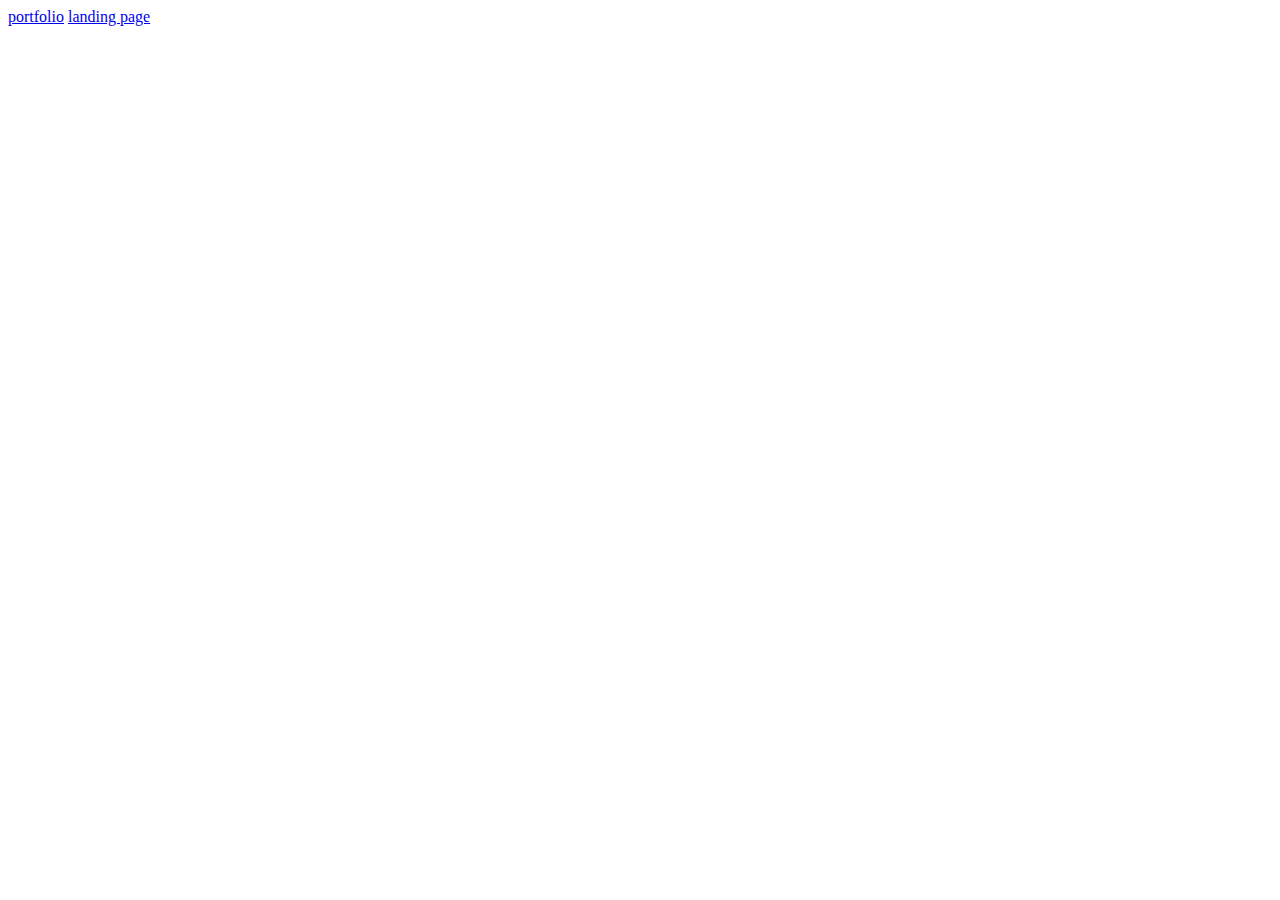
<file: index.html>
<!DOCTYPE html>
<html lang="en">

<head>
    <meta charset="UTF-8">
    <meta name="viewport" content="width=device-width, initial-scale=1.0">
    <title>Document</title>
</head>

<body>
    <a href="portfolio/index.html">portfolio</a>
    <a href="landing-page/index.html">landing page</a>
</body>

</html>
</file>
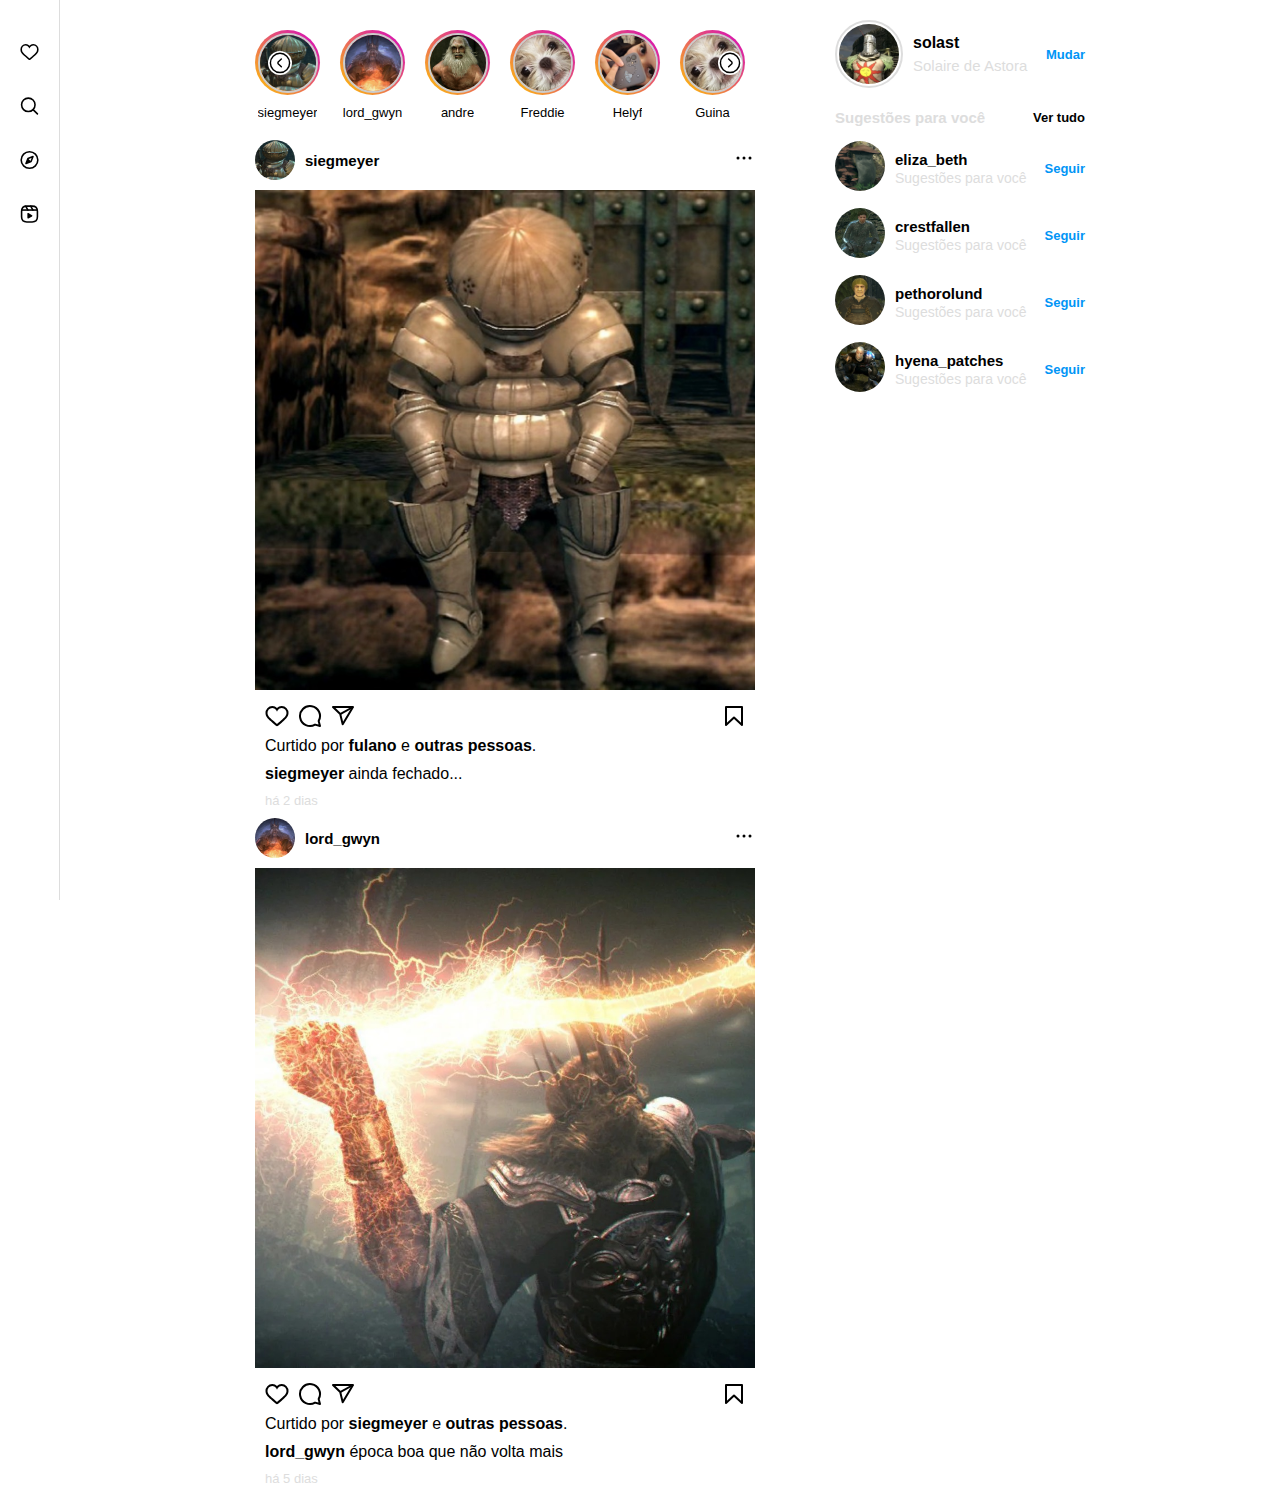
<file: instagram/index.html>
<!DOCTYPE html>
<html lang="pt-br">

<head>
    <meta charset="UTF-8">
    <meta name="viewport" content="width=device-width, initial-scale=1.0">
    <!-- <link rel="stylesheet" href="assets/css/base.css">
    <link rel="stylesheet" href="assets/css/header.css">
    <link rel="stylesheet" href="assets/css/main.css">
    <link rel="stylesheet" href="assets/css/aside.css">
    <link rel="stylesheet" href="assets/css/footer.css">
    <link rel="stylesheet" href="assets/css/feed.css">
    <link rel="stylesheet" href="assets/css/stories.css"> -->
    <link rel="stylesheet" href="assets/css/style.css">
    <link rel="shortcut icon" href="assets/images/icon.png" type="image/x-icon">

    <title>Instadev</title>
</head>

<body>
    <header>
        <div class="logo"></div>
        <div class="icons">
            <span class="icon">
                <!-- home.svg -->
                <svg aria-label="Notificações" class="x1lliihq x1n2onr6 x5n08af" fill="currentColor" height="24"
                    role="img" viewBox="0 0 24 24" width="24">
                    <title>Notificações</title>
                    <path
                        d="M16.792 3.904A4.989 4.989 0 0 1 21.5 9.122c0 3.072-2.652 4.959-5.197 7.222-2.512 2.243-3.865 3.469-4.303 3.752-.477-.309-2.143-1.823-4.303-3.752C5.141 14.072 2.5 12.167 2.5 9.122a4.989 4.989 0 0 1 4.708-5.218 4.21 4.21 0 0 1 3.675 1.941c.84 1.175.98 1.763 1.12 1.763s.278-.588 1.11-1.766a4.17 4.17 0 0 1 3.679-1.938m0-2a6.04 6.04 0 0 0-4.797 2.127 6.052 6.052 0 0 0-4.787-2.127A6.985 6.985 0 0 0 .5 9.122c0 3.61 2.55 5.827 5.015 7.97.283.246.569.494.853.747l1.027.918a44.998 44.998 0 0 0 3.518 3.018 2 2 0 0 0 2.174 0 45.263 45.263 0 0 0 3.626-3.115l.922-.824c.293-.26.59-.519.885-.774 2.334-2.025 4.98-4.32 4.98-7.94a6.985 6.985 0 0 0-6.708-7.218Z">
                    </path>
                </svg>
            </span>
            <span class="icon">
                <!-- heart.svg -->
                <svg aria-label="Messenger" class="x1lliihq x1n2onr6 x5n08af" fill="currentColor" height="24" role="img"
                    viewBox="0 0 24 24" width="24">
                    <title>Messenger</title>
                    <path
                        d="M12.003 2.001a9.705 9.705 0 1 1 0 19.4 10.876 10.876 0 0 1-2.895-.384.798.798 0 0 0-.533.04l-1.984.876a.801.801 0 0 1-1.123-.708l-.054-1.78a.806.806 0 0 0-.27-.569 9.49 9.49 0 0 1-3.14-7.175 9.65 9.65 0 0 1 10-9.7Z"
                        fill="none" stroke="currentColor" stroke-miterlimit="10" stroke-width="1.739"></path>
                    <path
                        d="M17.79 10.132a.659.659 0 0 0-.962-.873l-2.556 2.05a.63.63 0 0 1-.758.002L11.06 9.47a1.576 1.576 0 0 0-2.277.42l-2.567 3.98a.659.659 0 0 0 .961.875l2.556-2.049a.63.63 0 0 1 .759-.002l2.452 1.84a1.576 1.576 0 0 0 2.278-.42Z"
                        fill-rule="evenodd"></path>
                </svg>
            </span>
        </div>
    </header>
    <main>
        <nav>
            <div class="logo"></div>
            <ul>
                <li><a href="" class="active">
                        <!-- heart.svg -->
                        <svg aria-label="Notificações" class="x1lliihq x1n2onr6 x5n08af" fill="currentColor" height="24"
                            role="img" viewBox="0 0 24 24" width="24">
                            <title>Notificações</title>
                            <path
                                d="M16.792 3.904A4.989 4.989 0 0 1 21.5 9.122c0 3.072-2.652 4.959-5.197 7.222-2.512 2.243-3.865 3.469-4.303 3.752-.477-.309-2.143-1.823-4.303-3.752C5.141 14.072 2.5 12.167 2.5 9.122a4.989 4.989 0 0 1 4.708-5.218 4.21 4.21 0 0 1 3.675 1.941c.84 1.175.98 1.763 1.12 1.763s.278-.588 1.11-1.766a4.17 4.17 0 0 1 3.679-1.938m0-2a6.04 6.04 0 0 0-4.797 2.127 6.052 6.052 0 0 0-4.787-2.127A6.985 6.985 0 0 0 .5 9.122c0 3.61 2.55 5.827 5.015 7.97.283.246.569.494.853.747l1.027.918a44.998 44.998 0 0 0 3.518 3.018 2 2 0 0 0 2.174 0 45.263 45.263 0 0 0 3.626-3.115l.922-.824c.293-.26.59-.519.885-.774 2.334-2.025 4.98-4.32 4.98-7.94a6.985 6.985 0 0 0-6.708-7.218Z">
                            </path>
                        </svg>
                        <span>Pagina Inicial</span>
                    </a>
                </li>
                <li><a href="">
                        <!-- search.svg -->
                        <svg aria-label="Explorar" class="x1lliihq x1n2onr6 x5n08af" fill="currentColor" height="24"
                            role="img" viewBox="0 0 24 24" width="24">
                            <title>Explorar</title>
                            <path d="M19 10.5A8.5 8.5 0 1 1 10.5 2a8.5 8.5 0 0 1 8.5 8.5Z" fill="none"
                                stroke="currentColor" stroke-linecap="round" stroke-linejoin="round" stroke-width="2">
                            </path>
                            <line fill="none" stroke="currentColor" stroke-linecap="round" stroke-linejoin="round"
                                stroke-width="2" x1="16.511" x2="22" y1="16.511" y2="22"></line>
                        </svg><span>Pesquisa</span>
                    </a>
                </li>
                <li><a href="">
                        <!-- explore.svg -->
                        <svg aria-label="Explorar" class="x1lliihq x1n2onr6 x5n08af" fill="currentColor" height="24"
                            role="img" viewBox="0 0 24 24" width="24">
                            <title>Explorar</title>
                            <polygon fill="none"
                                points="13.941 13.953 7.581 16.424 10.06 10.056 16.42 7.585 13.941 13.953"
                                stroke="currentColor" stroke-linecap="round" stroke-linejoin="round" stroke-width="2">
                            </polygon>
                            <polygon fill-rule="evenodd" points="10.06 10.056 13.949 13.945 7.581 16.424 10.06 10.056">
                            </polygon>
                            <circle cx="12.001" cy="12.005" fill="none" r="10.5" stroke="currentColor"
                                stroke-linecap="round" stroke-linejoin="round" stroke-width="2"></circle>
                        </svg><span>Explorar</span>
                    </a>
                </li>
                <li><a href="">
                        <!-- reels.svg -->
                        <svg aria-label="Reels" class="x1lliihq x1n2onr6 x5n08af" fill="currentColor" height="24"
                            role="img" viewBox="0 0 24 24" width="24">
                            <title>Reels</title>
                            <line fill="none" stroke="currentColor" stroke-linejoin="round" stroke-width="2" x1="2.049"
                                x2="21.95" y1="7.002" y2="7.002"></line>
                            <line fill="none" stroke="currentColor" stroke-linecap="round" stroke-linejoin="round"
                                stroke-width="2" x1="13.504" x2="16.362" y1="2.001" y2="7.002"></line>
                            <line fill="none" stroke="currentColor" stroke-linecap="round" stroke-linejoin="round"
                                stroke-width="2" x1="7.207" x2="10.002" y1="2.11" y2="7.002"></line>
                            <path
                                d="M2 12.001v3.449c0 2.849.698 4.006 1.606 4.945.94.908 2.098 1.607 4.946 1.607h6.896c2.848 0 4.006-.699 4.946-1.607.908-.939 1.606-2.096 1.606-4.945V8.552c0-2.848-.698-4.006-1.606-4.945C19.454 2.699 18.296 2 15.448 2H8.552c-2.848 0-4.006.699-4.946 1.607C2.698 4.546 2 5.704 2 8.552Z"
                                fill="none" stroke="currentColor" stroke-linecap="round" stroke-linejoin="round"
                                stroke-width="2"></path>
                            <path
                                d="M9.763 17.664a.908.908 0 0 1-.454-.787V11.63a.909.909 0 0 1 1.364-.788l4.545 2.624a.909.909 0 0 1 0 1.575l-4.545 2.624a.91.91 0 0 1-.91 0Z"
                                fill-rule="evenodd"></path>
                        </svg><span>Reels</span>
                    </a>
                </li>
            </ul>
        </nav>
        <section class="area">
            <div class="feed-content">
                <div class="story-left">
                    <div class="icon-area">
                        <!-- left.svg -->
                        <svg width="24" height="24" viewBox="-0.5 0 25 25" fill="none"
                            xmlns="http://www.w3.org/2000/svg">
                            <path
                                d="M12 22.4199C17.5228 22.4199 22 17.9428 22 12.4199C22 6.89707 17.5228 2.41992 12 2.41992C6.47715 2.41992 2 6.89707 2 12.4199C2 17.9428 6.47715 22.4199 12 22.4199Z"
                                stroke="#000000" stroke-width="1.5" stroke-linecap="round" stroke-linejoin="round" />
                            <path
                                d="M13.4102 16.4199L10.3502 13.55C10.1944 13.4059 10.0702 13.2311 9.98526 13.0366C9.9003 12.8422 9.85645 12.6321 9.85645 12.4199C9.85645 12.2077 9.9003 11.9979 9.98526 11.8035C10.0702 11.609 10.1944 11.4342 10.3502 11.29L13.4102 8.41992"
                                stroke="#000000" stroke-width="1.5" stroke-linecap="round" stroke-linejoin="round" />
                        </svg>
                    </div>
                </div>
                <div class="story-right">
                    <div class="icon-area">
                        <!-- right.svg -->
                        <svg width="24" height="24" viewBox="-0.5 0 25 25" fill="none"
                            xmlns="http://www.w3.org/2000/svg">
                            <path
                                d="M12 22.4199C17.5228 22.4199 22 17.9428 22 12.4199C22 6.89707 17.5228 2.41992 12 2.41992C6.47715 2.41992 2 6.89707 2 12.4199C2 17.9428 6.47715 22.4199 12 22.4199Z"
                                stroke="#000000" stroke-width="1.5" stroke-linecap="round" stroke-linejoin="round" />
                            <path
                                d="M10.5596 8.41992L13.6196 11.29C13.778 11.4326 13.9047 11.6068 13.9914 11.8015C14.0781 11.9962 14.123 12.2068 14.123 12.4199C14.123 12.633 14.0781 12.8439 13.9914 13.0386C13.9047 13.2332 13.778 13.4075 13.6196 13.55L10.5596 16.4199"
                                stroke="#000000" stroke-width="1.5" stroke-linecap="round" stroke-linejoin="round" />
                        </svg>
                    </div>
                </div>

                <div class="stories">
                    <div class="scroll">
                        <div class="item">
                            <div class="avatar">
                                <img src="assets/images/avatars/6.jpg" alt="">
                            </div>
                            <p>siegmeyer</p>
                        </div>
                        <div class="item">
                            <div class="avatar">
                                <img src="assets/images/avatars/7.jpg" alt="">
                            </div>
                            <p>lord_gwyn</p>
                        </div>
                        <div class="item">
                            <div class="avatar">
                                <img src="assets/images/avatars/9.jpg" alt="">
                            </div>
                            <p>andre</p>
                        </div>
                        <div class="item">
                            <div class="avatar">
                                <img src="assets/images/avatars/8.jpg" alt="">
                            </div>
                            <p>Freddie</p>
                        </div>
                        <div class="item">
                            <div class="avatar">
                                <img src="assets/images/avatars/10.jpg" alt="">
                            </div>
                            <p>Helyf</p>
                        </div>
                        <div class="item">
                            <div class="avatar">
                                <img src="assets/images/avatars/8.jpg" alt="">
                            </div>
                            <p>Guina</p>
                        </div>
                        <div class="item">
                            <div class="avatar">
                                <img src="assets/images/avatars/8.jpg" alt="">
                            </div>
                            <p>asd</p>
                        </div>
                        <div class="item">
                            <div class="avatar">
                                <img src="assets/images/avatars/8.jpg" alt="">
                            </div>
                            <p>asd</p>
                        </div>
                        <div class="item">
                            <div class="avatar">
                                <img src="assets/images/avatars/8.jpg" alt="">
                            </div>
                            <p>asd</p>
                        </div>
                        <div class="item">
                            <div class="avatar">
                                <img src="assets/images/avatars/8.jpg" alt="">
                            </div>
                            <p>asd</p>
                        </div>
                    </div>
                </div>

                <div class="feed">
                    <div class="item">
                        <div class="header">
                            <a class="avatar" href="">
                                <img src="assets/images/avatars/6.jpg" alt="">
                                <span>siegmeyer</span>
                            </a>
                            <div class="icons">
                                <div class="icon">
                                    <!-- more.svg -->
                                    <svg aria-label="Mais opções" class="x1lliihq x1n2onr6 x5n08af" fill="currentColor"
                                        height="24" role="img" viewBox="0 0 24 24" width="24">
                                        <title>Mais opções</title>
                                        <circle cx="12" cy="12" r="1.5"></circle>
                                        <circle cx="6" cy="12" r="1.5"></circle>
                                        <circle cx="18" cy="12" r="1.5"></circle>
                                    </svg>
                                </div>
                            </div>
                        </div>
                        <div class="body">
                            <img src="assets/images/feed/img.jpg" alt="">
                        </div>
                        <div class="buttons">
                            <div class="left">
                                <div class="icon">
                                    <!-- heart.svg -->
                                    <svg aria-label="Notificações" class="x1lliihq x1n2onr6 x5n08af" fill="currentColor"
                                        height="24" role="img" viewBox="0 0 24 24" width="24">
                                        <title>Notificações</title>
                                        <path
                                            d="M16.792 3.904A4.989 4.989 0 0 1 21.5 9.122c0 3.072-2.652 4.959-5.197 7.222-2.512 2.243-3.865 3.469-4.303 3.752-.477-.309-2.143-1.823-4.303-3.752C5.141 14.072 2.5 12.167 2.5 9.122a4.989 4.989 0 0 1 4.708-5.218 4.21 4.21 0 0 1 3.675 1.941c.84 1.175.98 1.763 1.12 1.763s.278-.588 1.11-1.766a4.17 4.17 0 0 1 3.679-1.938m0-2a6.04 6.04 0 0 0-4.797 2.127 6.052 6.052 0 0 0-4.787-2.127A6.985 6.985 0 0 0 .5 9.122c0 3.61 2.55 5.827 5.015 7.97.283.246.569.494.853.747l1.027.918a44.998 44.998 0 0 0 3.518 3.018 2 2 0 0 0 2.174 0 45.263 45.263 0 0 0 3.626-3.115l.922-.824c.293-.26.59-.519.885-.774 2.334-2.025 4.98-4.32 4.98-7.94a6.985 6.985 0 0 0-6.708-7.218Z">
                                        </path>
                                    </svg>
                                </div>
                                <div class="icon">
                                    <!-- message.svg -->
                                    <svg aria-label="Comentar" class="x1lliihq x1n2onr6 x5n08af" fill="currentColor"
                                        height="24" role="img" viewBox="0 0 24 24" width="24">
                                        <title>Comentar</title>
                                        <path d="M20.656 17.008a9.993 9.993 0 1 0-3.59 3.615L22 22Z" fill="none"
                                            stroke="currentColor" stroke-linejoin="round" stroke-width="2"></path>
                                    </svg>
                                </div>
                                <div class="icon">
                                    <!-- share.svg -->
                                    <svg aria-label="Compartilhar publicação" class="x1lliihq x1n2onr6 x5n08af"
                                        fill="currentColor" height="24" role="img" viewBox="0 0 24 24" width="24">
                                        <title>Compartilhar publicação</title>
                                        <line fill="none" stroke="currentColor" stroke-linejoin="round" stroke-width="2"
                                            x1="22" x2="9.218" y1="3" y2="10.083"></line>
                                        <polygon fill="none"
                                            points="11.698 20.334 22 3.001 2 3.001 9.218 10.084 11.698 20.334"
                                            stroke="currentColor" stroke-linejoin="round" stroke-width="2"></polygon>
                                    </svg>
                                </div>
                            </div>
                            <div class="right">
                                <div class="icon">
                                    <!-- save.svg -->
                                    <svg aria-label="Salvar" class="x1lliihq x1n2onr6 x5n08af" fill="currentColor"
                                        height="24" role="img" viewBox="0 0 24 24" width="24">
                                        <title>Salvar</title>
                                        <polygon fill="none" points="20 21 12 13.44 4 21 4 3 20 3 20 21"
                                            stroke="currentColor" stroke-linecap="round" stroke-linejoin="round"
                                            stroke-width="2"></polygon>
                                    </svg>
                                </div>
                            </div>
                        </div>
                        <div class="likes">
                            Curtido por <span>fulano</span> e <span>outras pessoas</span>.
                        </div>
                        <div class="comments">
                            <span>siegmeyer</span> ainda fechado...
                        </div>
                        <div class="info">
                            há 2 dias
                        </div>
                    </div>
                    <div class="item">
                        <div class="header">
                            <a class="avatar" href="">
                                <img src="assets/images/avatars/7.jpg" alt="">
                                <span>lord_gwyn</span>
                            </a>
                            <div class="icons">
                                <div class="icon">
                                    <!-- more.svg -->
                                    <svg aria-label="Mais opções" class="x1lliihq x1n2onr6 x5n08af" fill="currentColor"
                                        height="24" role="img" viewBox="0 0 24 24" width="24">
                                        <title>Mais opções</title>
                                        <circle cx="12" cy="12" r="1.5"></circle>
                                        <circle cx="6" cy="12" r="1.5"></circle>
                                        <circle cx="18" cy="12" r="1.5"></circle>
                                    </svg>
                                </div>
                            </div>
                        </div>
                        <div class="body">
                            <img src="assets/images/feed/img2.jpg" alt="">
                        </div>
                        <div class="buttons">
                            <div class="left">
                                <div class="icon">
                                    <!-- heart.svg -->
                                    <svg aria-label="Notificações" class="x1lliihq x1n2onr6 x5n08af" fill="currentColor"
                                        height="24" role="img" viewBox="0 0 24 24" width="24">
                                        <title>Notificações</title>
                                        <path
                                            d="M16.792 3.904A4.989 4.989 0 0 1 21.5 9.122c0 3.072-2.652 4.959-5.197 7.222-2.512 2.243-3.865 3.469-4.303 3.752-.477-.309-2.143-1.823-4.303-3.752C5.141 14.072 2.5 12.167 2.5 9.122a4.989 4.989 0 0 1 4.708-5.218 4.21 4.21 0 0 1 3.675 1.941c.84 1.175.98 1.763 1.12 1.763s.278-.588 1.11-1.766a4.17 4.17 0 0 1 3.679-1.938m0-2a6.04 6.04 0 0 0-4.797 2.127 6.052 6.052 0 0 0-4.787-2.127A6.985 6.985 0 0 0 .5 9.122c0 3.61 2.55 5.827 5.015 7.97.283.246.569.494.853.747l1.027.918a44.998 44.998 0 0 0 3.518 3.018 2 2 0 0 0 2.174 0 45.263 45.263 0 0 0 3.626-3.115l.922-.824c.293-.26.59-.519.885-.774 2.334-2.025 4.98-4.32 4.98-7.94a6.985 6.985 0 0 0-6.708-7.218Z">
                                        </path>
                                    </svg>
                                </div>
                                <div class="icon">
                                    <!-- message.svg -->
                                    <svg aria-label="Comentar" class="x1lliihq x1n2onr6 x5n08af" fill="currentColor"
                                        height="24" role="img" viewBox="0 0 24 24" width="24">
                                        <title>Comentar</title>
                                        <path d="M20.656 17.008a9.993 9.993 0 1 0-3.59 3.615L22 22Z" fill="none"
                                            stroke="currentColor" stroke-linejoin="round" stroke-width="2"></path>
                                    </svg>
                                </div>
                                <div class="icon">
                                    <!-- share.svg -->
                                    <svg aria-label="Compartilhar publicação" class="x1lliihq x1n2onr6 x5n08af"
                                        fill="currentColor" height="24" role="img" viewBox="0 0 24 24" width="24">
                                        <title>Compartilhar publicação</title>
                                        <line fill="none" stroke="currentColor" stroke-linejoin="round" stroke-width="2"
                                            x1="22" x2="9.218" y1="3" y2="10.083"></line>
                                        <polygon fill="none"
                                            points="11.698 20.334 22 3.001 2 3.001 9.218 10.084 11.698 20.334"
                                            stroke="currentColor" stroke-linejoin="round" stroke-width="2"></polygon>
                                    </svg>
                                </div>
                            </div>
                            <div class="right">
                                <div class="icon">
                                    <!-- save.svg -->
                                    <svg aria-label="Salvar" class="x1lliihq x1n2onr6 x5n08af" fill="currentColor"
                                        height="24" role="img" viewBox="0 0 24 24" width="24">
                                        <title>Salvar</title>
                                        <polygon fill="none" points="20 21 12 13.44 4 21 4 3 20 3 20 21"
                                            stroke="currentColor" stroke-linecap="round" stroke-linejoin="round"
                                            stroke-width="2"></polygon>
                                    </svg>
                                </div>
                            </div>
                        </div>
                        <div class="likes">
                            Curtido por <span>siegmeyer</span> e <span>outras pessoas</span>.
                        </div>
                        <div class="comments">
                            <span>lord_gwyn</span> época boa que não volta mais
                        </div>
                        <div class="info">
                            há 5 dias
                        </div>
                    </div>
                </div>
            </div>
            <aside>
                <div class="user">
                    <a href="" class="user-avatar">
                        <img src="assets/images/avatars/1.jpg" alt="">
                    </a>
                    <div class="user-info">
                        <div class="user-username">solast</div>
                        <div class="user-name">Solaire de Astora</div>
                    </div>
                    <div class="user-action">
                        <a href="">Mudar</a>
                    </div>
                </div>
                <div class="card">
                    <div class="card-header">
                        <div class="card-title">Sugestões para você</div>
                        <div class="card-actions">
                            <a href="">Ver tudo</a>
                        </div>
                    </div>
                    <div class="card-body">
                        <div class="suggestion-item">
                            <div class="suggestion-avatar">
                                <a href="">
                                    <img src="assets/images/avatars/3.jpg" alt="">
                                </a>
                            </div>
                            <div class="suggestion-info">
                                <a href="" class="suggestion-name">eliza_beth</a>
                                <p class="suggestion-text">Sugestões para você</p>
                            </div>
                            <a href="">Seguir</a>
                        </div>
                        <div class="suggestion-item">
                            <div class="suggestion-avatar">
                                <a href="">
                                    <img src="assets/images/avatars/4.jpg" alt="">
                                </a>
                            </div>
                            <div class="suggestion-info">
                                <a href="" class="suggestion-name">crestfallen </a>
                                <p class="suggestion-text">Sugestões para você</p>
                            </div>
                            <a href="">Seguir</a>
                        </div>
                        <div class="suggestion-item">
                            <div class="suggestion-avatar">
                                <a href="">
                                    <img src="assets/images/avatars/5.jpg" alt="">
                                </a>
                            </div>
                            <div class="suggestion-info">
                                <a href="" class="suggestion-name">pethorolund</a>
                                <p class="suggestion-text">Sugestões para você</p>
                            </div>
                            <a href="">Seguir</a>
                        </div>
                        <div class="suggestion-item">
                            <div class="suggestion-avatar">
                                <a href="">
                                    <img src="assets/images/avatars/2.jpg" alt="">
                                </a>
                            </div>
                            <div class="suggestion-info">
                                <a href="" class="suggestion-name">hyena_patches</a>
                                <p class="suggestion-text">Sugestões para você</p>
                            </div>
                            <a href="">Seguir</a>
                        </div>
                    </div>
                </div>
            </aside>
        </section>
    </main>
    <footer>
        <a href="">
            <div class="icon">
                <!-- home.svg -->
                <svg aria-label="Página inicial" class="x1lliihq x1n2onr6 x5n08af" fill="currentColor" height="24"
                    role="img" viewBox="0 0 24 24" width="24">
                    <title>Página inicial</title>
                    <path
                        d="M22 23h-6.001a1 1 0 0 1-1-1v-5.455a2.997 2.997 0 1 0-5.993 0V22a1 1 0 0 1-1 1H2a1 1 0 0 1-1-1V11.543a1.002 1.002 0 0 1 .31-.724l10-9.543a1.001 1.001 0 0 1 1.38 0l10 9.543a1.002 1.002 0 0 1 .31.724V22a1 1 0 0 1-1 1Z">
                    </path>
                </svg>
            </div>
        </a>
        <a href="">
            <div class="icon">
                <!-- search.svg -->
                <svg aria-label="Pesquisa" class="x1lliihq x1n2onr6 x5n08af" fill="currentColor" height="24" role="img"
                    viewBox="0 0 24 24" width="24">
                    <title>Pesquisa</title>
                    <path d="M19 10.5A8.5 8.5 0 1 1 10.5 2a8.5 8.5 0 0 1 8.5 8.5Z" fill="none" stroke="currentColor"
                        stroke-linecap="round" stroke-linejoin="round" stroke-width="2"></path>
                    <line fill="none" stroke="currentColor" stroke-linecap="round" stroke-linejoin="round"
                        stroke-width="2" x1="16.511" x2="22" y1="16.511" y2="22"></line>
                </svg>
            </div>
        </a>
        <a href="">
            <div class="icon">
                <!-- new.svg -->
                <svg aria-label="Nova publicação" class="x1lliihq x1n2onr6 x5n08af" fill="currentColor" height="24"
                    role="img" viewBox="0 0 24 24" width="24">
                    <title>Nova publicação</title>
                    <path
                        d="M2 12v3.45c0 2.849.698 4.005 1.606 4.944.94.909 2.098 1.608 4.946 1.608h6.896c2.848 0 4.006-.7 4.946-1.608C21.302 19.455 22 18.3 22 15.45V8.552c0-2.849-.698-4.006-1.606-4.945C19.454 2.7 18.296 2 15.448 2H8.552c-2.848 0-4.006.699-4.946 1.607C2.698 4.547 2 5.703 2 8.552Z"
                        fill="none" stroke="currentColor" stroke-linecap="round" stroke-linejoin="round"
                        stroke-width="2"></path>
                    <line fill="none" stroke="currentColor" stroke-linecap="round" stroke-linejoin="round"
                        stroke-width="2" x1="6.545" x2="17.455" y1="12.001" y2="12.001"></line>
                    <line fill="none" stroke="currentColor" stroke-linecap="round" stroke-linejoin="round"
                        stroke-width="2" x1="12.003" x2="12.003" y1="6.545" y2="17.455"></line>
                </svg>
            </div>
        </a>
        <a href="">
            <div class="icon">
                <!-- message2.svg -->
                <svg aria-label="Reels" class="x1lliihq x1n2onr6 x5n08af" fill="currentColor" height="24" role="img"
                    viewBox="0 0 24 24" width="24">
                    <title>Reels</title>
                    <line fill="none" stroke="currentColor" stroke-linejoin="round" stroke-width="2" x1="2.049"
                        x2="21.95" y1="7.002" y2="7.002"></line>
                    <line fill="none" stroke="currentColor" stroke-linecap="round" stroke-linejoin="round"
                        stroke-width="2" x1="13.504" x2="16.362" y1="2.001" y2="7.002"></line>
                    <line fill="none" stroke="currentColor" stroke-linecap="round" stroke-linejoin="round"
                        stroke-width="2" x1="7.207" x2="10.002" y1="2.11" y2="7.002"></line>
                    <path
                        d="M2 12.001v3.449c0 2.849.698 4.006 1.606 4.945.94.908 2.098 1.607 4.946 1.607h6.896c2.848 0 4.006-.699 4.946-1.607.908-.939 1.606-2.096 1.606-4.945V8.552c0-2.848-.698-4.006-1.606-4.945C19.454 2.699 18.296 2 15.448 2H8.552c-2.848 0-4.006.699-4.946 1.607C2.698 4.546 2 5.704 2 8.552Z"
                        fill="none" stroke="currentColor" stroke-linecap="round" stroke-linejoin="round"
                        stroke-width="2"></path>
                    <path
                        d="M9.763 17.664a.908.908 0 0 1-.454-.787V11.63a.909.909 0 0 1 1.364-.788l4.545 2.624a.909.909 0 0 1 0 1.575l-4.545 2.624a.91.91 0 0 1-.91 0Z"
                        fill-rule="evenodd"></path>
                </svg>
            </div>
        </a>
        <a href="" class="avatar">
            <img src="assets/images/avatars/1.jpg" alt="">
        </a>

    </footer>
    <script type="text/javascript" src="assets/js/script.js"></script>
</body>

</html>
</file>
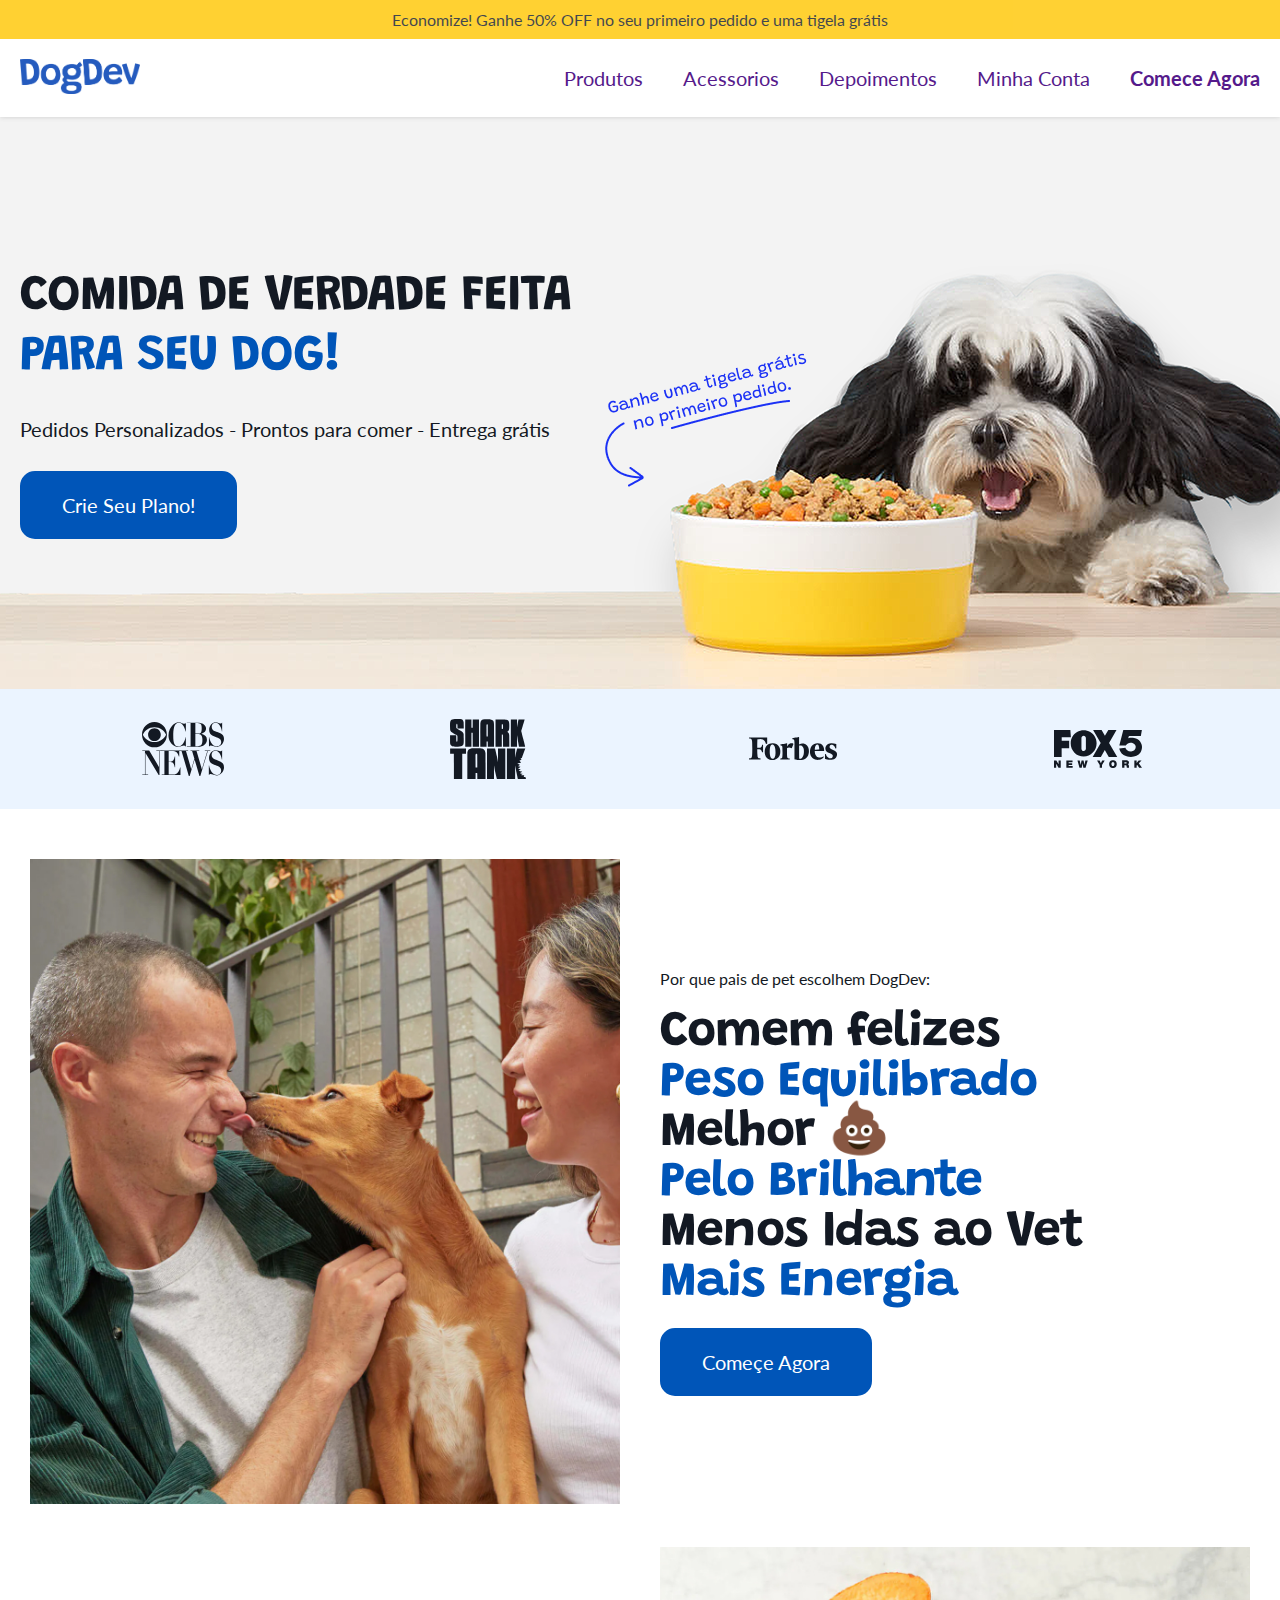
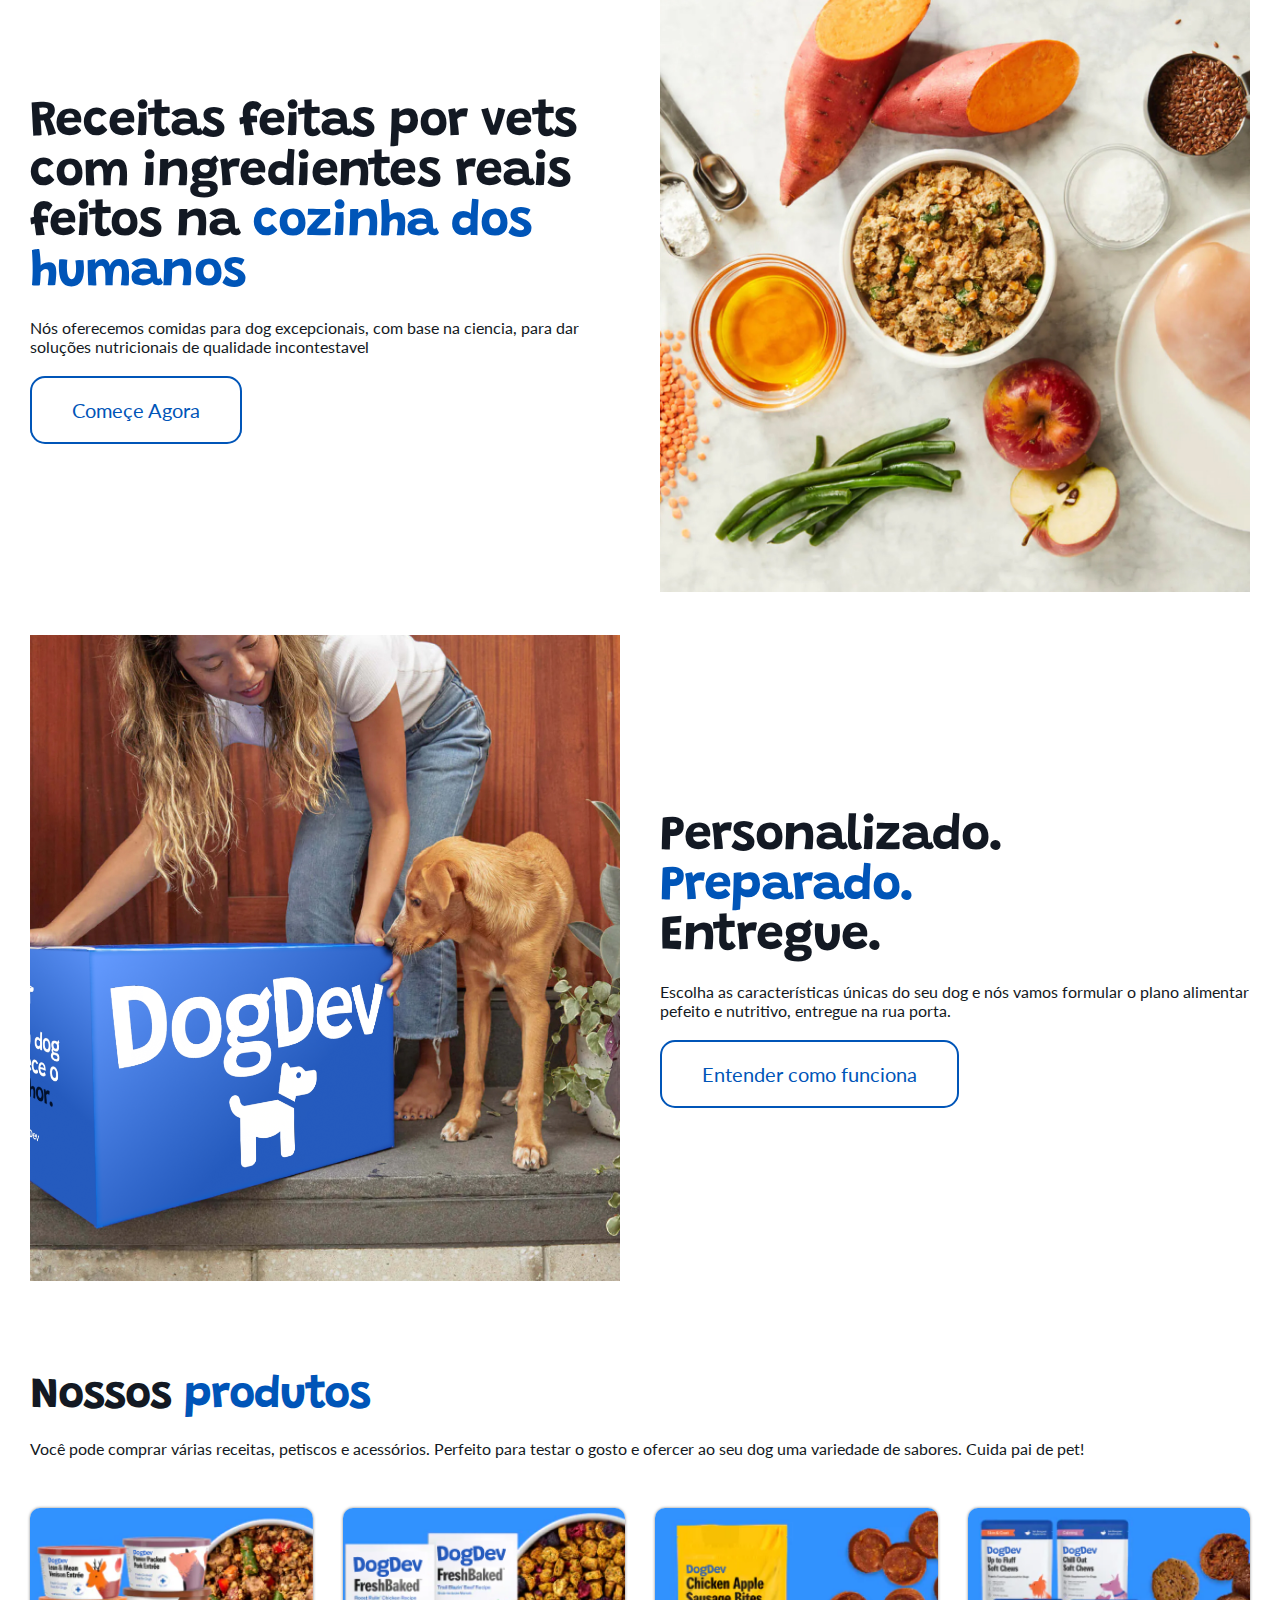
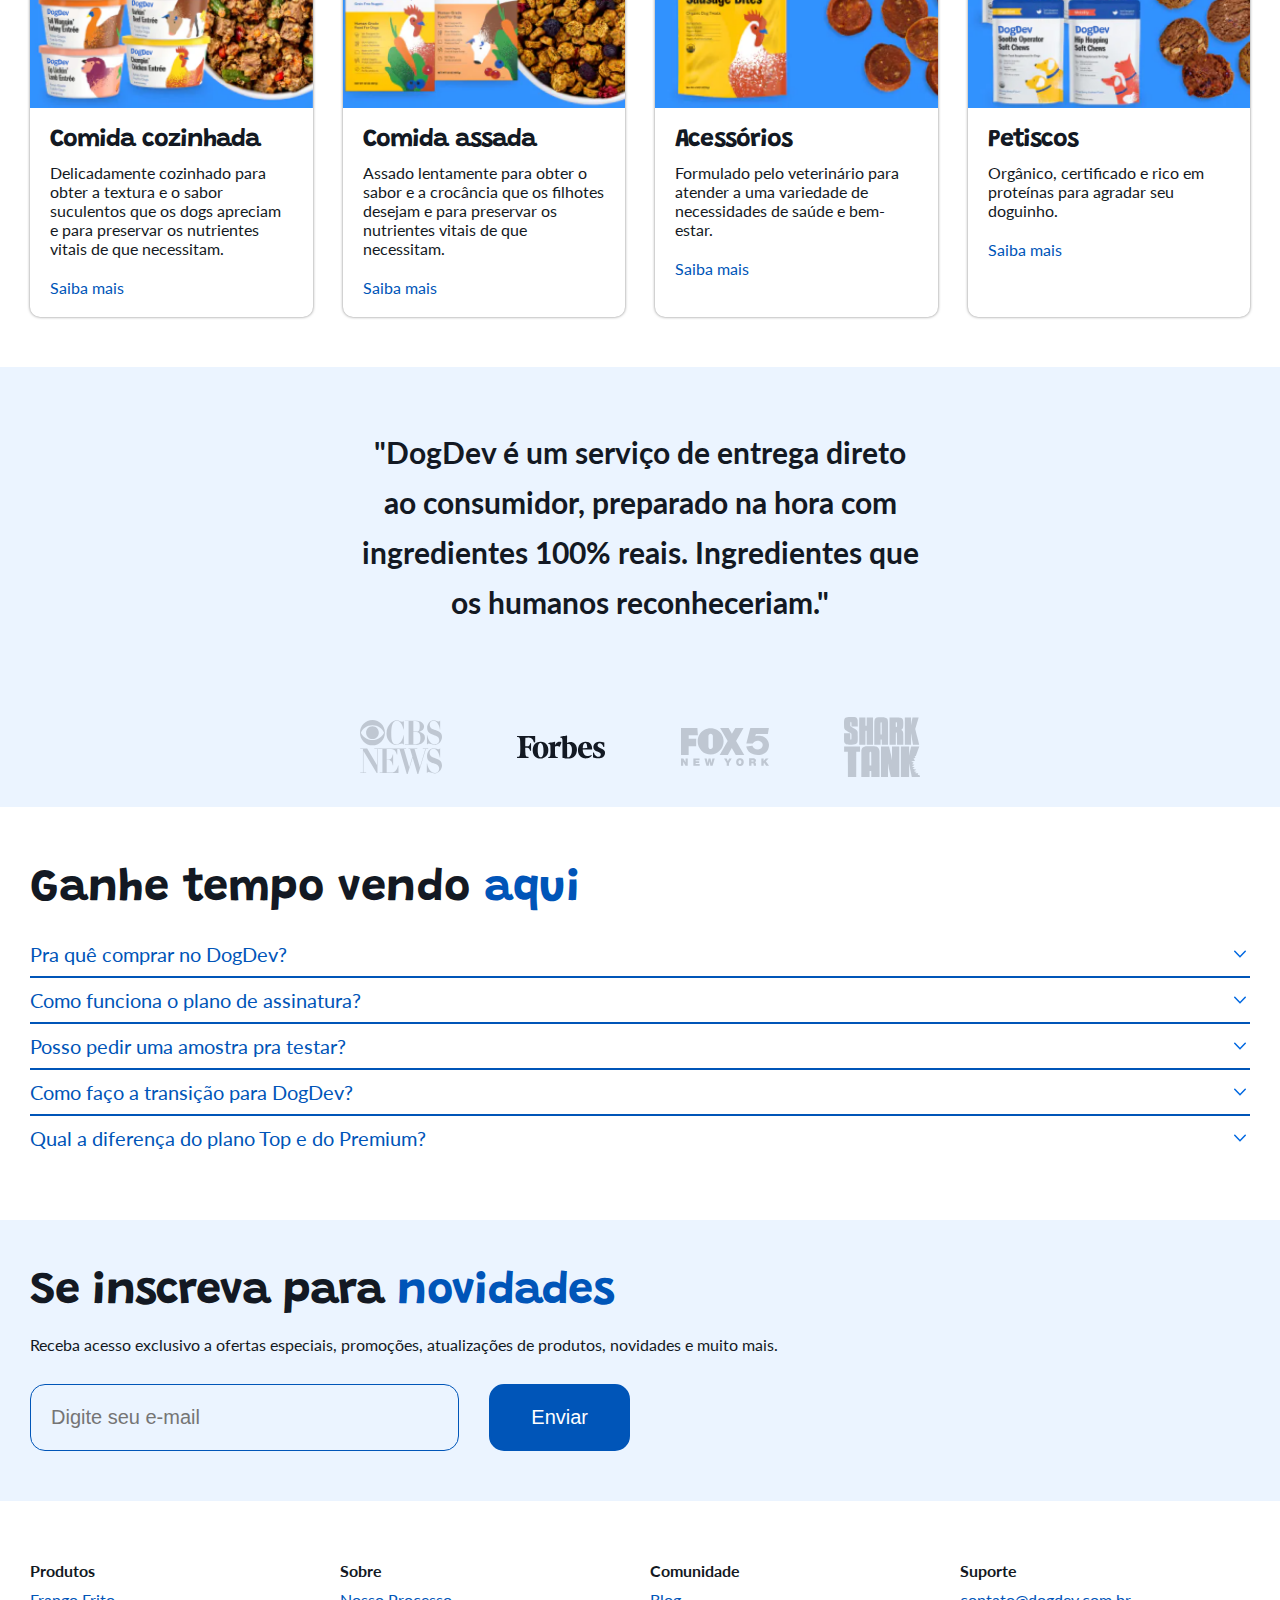
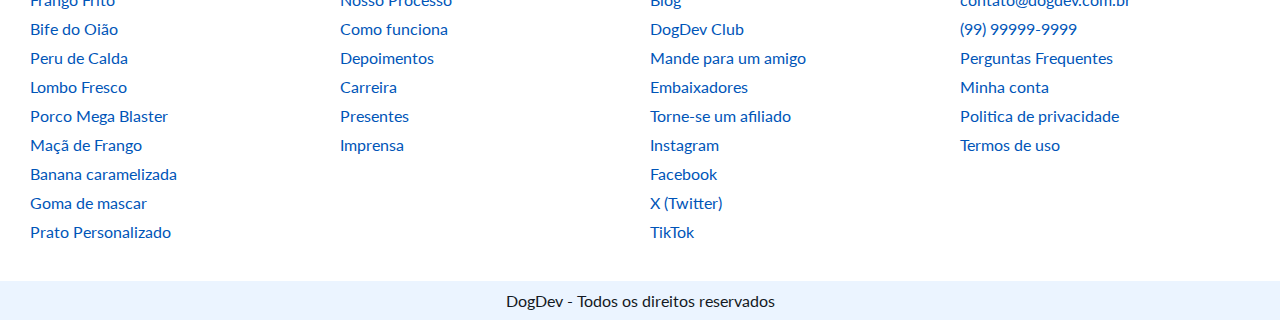
<file: landing-page/index.html>
<!DOCTYPE html>
<html lang="pt-br">

<head>
    <meta charset="UTF-8">
    <meta name="viewport" content="width=device-width, initial-scale=1.0">
    <title>DogDev</title>
    <!-- Tudo foi transferido para somente 1 arquivo css
    <link rel="stylesheet" href="assets/css/base.css">
    <link rel="stylesheet" href="assets/css/header.css">
    <link rel="stylesheet" href="assets/css/hero.css">
    <link rel="stylesheet" href="assets/css/seen.css">
    <link rel="stylesheet" href="assets/css/topics.css">
    <link rel="stylesheet" href="assets/css/products.css">
    <link rel="stylesheet" href="assets/css/testimonials.css">
    <link rel="stylesheet" href="assets/css/faq.css">
    <link rel="stylesheet" href="assets/css/newsletter.css">
    <link rel="stylesheet" href="assets/css/footer.css"> -->
    <link rel="stylesheet" href="assets/css/style.css">
    <link rel="shortcut icon" href="assets/images/logo.png" type="image/x-icon">
</head>

<body>
    <header>
        <a class="banner" href="">Economize! Ganhe 50% OFF no seu primeiro pedido e uma tigela grátis</a>

        <div class="container">
            <div class="area">
                <div class="logo">
                    <a href="">
                        <img src="assets/images/logo.png" alt="">
                    </a>
                </div>
                <div class="menu-opener">
                    <div class="hamburger-icon">
                        <span></span>
                        <span></span>
                        <span></span>
                    </div>
                    <div class="close-icon">
                        <span></span>
                        <span></span>
                    </div>
                </div> <!-- Em tela grande vai ser oculto -->
            </div>
            <nav>
                <ul>
                    <li><a href="">Produtos</a></li>
                    <li><a href="">Acessorios</a></li>
                    <li><a href="">Depoimentos</a></li>
                    <li><a href="">Minha Conta</a></li>
                    <li><a class="bold" href="">Comece Agora</a></li>
                </ul>
            </nav> <!-- Não vai aparecer no mobile -->
        </div>
        </div>
    </header>

    <section class="hero">
        <div class="container">
            <div class="box">
                <h1>COMIDA DE VERDADE FEITA <span>PARA SEU DOG!</span></h1>
                <h2>Pedidos Personalizados - Prontos para comer - Entrega grátis</h2>
                <a class="button" href="">Crie Seu Plano!</a>
            </div>
        </div>
    </section>

    <section class="seen">
        <div class="container">
            <div><img src="assets/images/cbs.svg" alt=""></div>
            <div><img src="assets/images/sharktank.svg" alt=""></div>
            <div><img src="assets/images/forbes.svg" alt=""></div>
            <div><img src="assets/images/fox.svg" alt=""></div>
        </div>
    </section>

    <section class="topics container">
        <div class="topic">
            <div class="left">
                <img src="assets/images/t1.jpg" alt="">
            </div>
            <div class="right">
                <p>Por que pais de pet escolhem DogDev:</p>
                <ul>
                    <li>Comem felizes</li>
                    <li>Peso Equilibrado</li>
                    <li>Melhor 💩</li>
                    <li>Pelo Brilhante</li>
                    <li>Menos Idas ao Vet</li>
                    <li>Mais Energia</li>
                </ul>
                <div>
                    <a class="button" href="">Começe Agora</a>
                </div>
            </div>
        </div>
        <div class="topic reverse">
            <div class="left">
                <img src="assets/images/t2.jpg" alt="">
            </div>
            <div class="right">
                <ul>
                    <li>Receitas feitas por vets com ingredientes reais feitos na <span>cozinha dos humanos</span></li>
                </ul>
                <p>Nós oferecemos comidas para dog excepcionais, com base na ciencia, para dar soluções nutricionais de
                    qualidade incontestavel</p>
                <div>
                    <a class="button2" href="">Começe Agora</a>
                </div>
            </div>
        </div>
        <div class="topic">
            <div class="left">
                <img src="./assets/images/t3.jpg" alt="" />
            </div>
            <div class="right">
                <ul>
                    <li>Personalizado.</li>
                    <li>Preparado.</li>
                    <li>Entregue.</li>
                </ul>
                <p>Escolha as características únicas do seu dog e nós vamos formular o plano alimentar pefeito e
                    nutritivo, entregue na rua porta.</p>
                <div>
                    <a href="" class="button2">Entender como funciona</a>
                </div>
            </div>
        </div>
    </section>

    <section class="products container">
        <h2>Nossos <span>produtos</span></h2>
        <p>Você pode comprar várias receitas, petiscos e acessórios. Perfeito para testar o gosto e ofercer ao seu dog
            uma variedade de sabores. Cuida pai de pet!</p>
        <div class="grid">
            <a href="" class="product">
                <div class="image" style="background-image: url('./assets/images/comida-1.png')"></div>
                <div class="info">
                    <p class="title">Comida cozinhada</p>
                    <p class="description">Delicadamente cozinhado para obter a textura e o sabor suculentos que os dogs
                        apreciam e para preservar os nutrientes vitais de que necessitam.</p>
                    <p class="link">Saiba mais</p>
                </div>
            </a>
            <a href="" class="product">
                <div class="image" style="background-image: url('./assets/images/comida-2.png')"></div>
                <div class="info">
                    <p class="title">Comida assada</p>
                    <p class="description">Assado lentamente para obter o sabor e a crocância que os filhotes desejam e
                        para preservar os nutrientes vitais de que necessitam.</p>
                    <p class="link">Saiba mais</p>
                </div>
            </a>
            <a href="" class="product">
                <div class="image" style="background-image: url('./assets/images/comida-3.png')"></div>
                <div class="info">
                    <p class="title">Acessórios</p>
                    <p class="description">Formulado pelo veterinário para atender a uma variedade de necessidades de
                        saúde e bem-estar.</p>
                    <p class="link">Saiba mais</p>
                </div>
            </a>
            <a href="" class="product">
                <div class="image" style="background-image: url('./assets/images/comida-4.png')"></div>
                <div class="info">
                    <p class="title">Petiscos</p>
                    <p class="description">Orgânico, certificado e rico em proteínas para agradar seu doguinho.</p>
                    <p class="link">Saiba mais</p>
                </div>
            </a>
        </div>
    </section>

    <section class="testimonials">
        <div class="container">
            <div class="quote"></div>
            <div class="icons"></div>
        </div>
    </section>

    <section class="faq container">
        <h2>Ganhe tempo vendo <span>aqui</span></h2>

        <div class="accordion">
            <div class="item">
                <div class="title">
                    <p>Pra quê comprar no DogDev?</p>
                    <img src="./assets/images/arrow.svg" alt="" />
                </div>
                <div class="body">
                    <p>Na DogDev, não fazemos comida de cachorro. Fazemos comida para cachorros. Nossas refeições são
                        feitas com ingredientes alimentares integrais de alta qualidade, de qualidade humana, que são
                        mais biodisponíveis do que recheios e outros ingredientes de baixa qualidade. Preparamos e
                        cozinhamos nossas refeições nas cozinhas residenciais, da mesma forma que a comida humana é
                        feita. Cada refeição é recheada quente para garantir a segurança e congelada rapidamente para
                        manter o frescor.</p>
                </div>
            </div>
            <div class="item">
                <div class="title">
                    <p>Como funciona o plano de assinatura?</p>
                    <img src="./assets/images/arrow.svg" alt="" />
                </div>
                <div class="body">
                    <p>Você nos conta sobre seu dog e nós criaremos um plano alimentar que faça sentido para vocês dois.
                        Enviamos a quantidade certa de comida à sua porta para que você nunca precise se preocupar em
                        acabar. Cada refeição é repartida perfeitamente para que seu filhote sempre receba a quantidade
                        certa de nutrientes.</p>
                </div>
            </div>
            <div class="item">
                <div class="title">
                    <p>Posso pedir uma amostra pra testar?</p>
                    <img src="./assets/images/arrow.svg" alt="" />
                </div>
                <div class="body">
                    <p>Não oferecemos amostras no momento, no entanto, oferecemos uma garantia de devolução de 100% do
                        dinheiro em seu primeiro pedido se você e seu dog não estiverem completamente satisfeitos com
                        sua experiência. Você também pode começar com um Plano Top, que equivale a 25% de um Plano
                        Premium.</p>
                </div>
            </div>
            <div class="item">
                <div class="title">
                    <p>Como faço a transição para DogDev?</p>
                    <img src="./assets/images/arrow.svg" alt="" />
                </div>
                <div class="body">
                    <p>Comece misturando DogDev com a comida atual do seu dog. DogDev deve representar cerca de 25% da
                        refeição. Aumente lentamente essa quantidade até que seu cão coma 100% DogDev. Se o seu cão tem
                        estômago sensível ou apresenta pequenos problemas de barriga, alimente uma quantidade menor e
                        aumente lentamente até que ele se adapte à nova comida.</p>
                </div>
            </div>
            <div class="item">
                <div class="title">
                    <p>Qual a diferença do plano Top e do Premium?</p>
                    <img src="./assets/images/arrow.svg" alt="" />
                </div>
                <div class="body">
                    <p>Se você deseja alimentar seu dog com uma dieta 100% preparada na hora, completa e balanceada,
                        então nosso Plano Premium é ideal para você. Se você quiser adicionar um pouco de comida
                        recém-cozida à dieta atual do seu filhote, então nosso Plano Top é uma ótima escolha porque pode
                        ser misturado com a comida atual ou servido como uma refeição ocasional para nutrição extra.</p>
                </div>
            </div>
        </div>
    </section>
    <section class="newsletter">
        <div class="container">
            <h2>Se inscreva para <span>novidades</span></h2>
            <p>Receba acesso exclusivo a ofertas especiais, promoções, atualizações de produtos, novidades e muito mais.
            </p>
            <form method="POST">
                <input type="email" placeholder="Digite seu e-mail" />
                <button class="button">Enviar</button>
            </form>
        </div>
    </section>

    <footer>
        <div class="container">
            <nav>
                <p>Produtos</p>
                <ul>
                    <li><a href="">Frango Frito</a></li>
                    <li><a href="">Bife do Oião</a></li>
                    <li><a href="">Peru de Calda</a></li>
                    <li><a href="">Lombo Fresco</a></li>
                    <li><a href="">Porco Mega Blaster</a></li>
                    <li><a href="">Maçã de Frango</a></li>
                    <li><a href="">Banana caramelizada</a></li>
                    <li><a href="">Goma de mascar</a></li>
                    <li><a href="">Prato Personalizado</a></li>
                </ul>
            </nav>
            <nav>
                <p>Sobre</p>
                <ul>
                    <li><a href="">Nosso Processo</a></li>
                    <li><a href="">Como funciona</a></li>
                    <li><a href="">Depoimentos</a></li>
                    <li><a href="">Carreira</a></li>
                    <li><a href="">Presentes</a></li>
                    <li><a href="">Imprensa</a></li>
                </ul>
            </nav>
            <nav>
                <p>Comunidade</p>
                <ul>
                    <li><a href="">Blog</a></li>
                    <li><a href="">DogDev Club</a></li>
                    <li><a href="">Mande para um amigo</a></li>
                    <li><a href="">Embaixadores</a></li>
                    <li><a href="">Torne-se um afiliado</a></li>
                    <li><a href="">Instagram</a></li>
                    <li><a href="">Facebook</a></li>
                    <li><a href="">X (Twitter)</a></li>
                    <li><a href="">TikTok</a></li>
                </ul>
            </nav>
            <nav>
                <p>Suporte</p>
                <ul>
                    <li><a href="">contato@dogdev.com.br</a></li>
                    <li><a href="">(99) 99999-9999</a></li>
                    <li><a href="">Perguntas Frequentes</a></li>
                    <li><a href="">Minha conta</a></li>
                    <li><a href="">Politica de privacidade</a></li>
                    <li><a href="">Termos de uso</a></li>
                </ul>
            </nav>
        </div>
        <div class="bar">DogDev - Todos os direitos reservados</div>
    </footer>


    <script src="assets/js/script.js"></script>
</body>

</html>
</file>
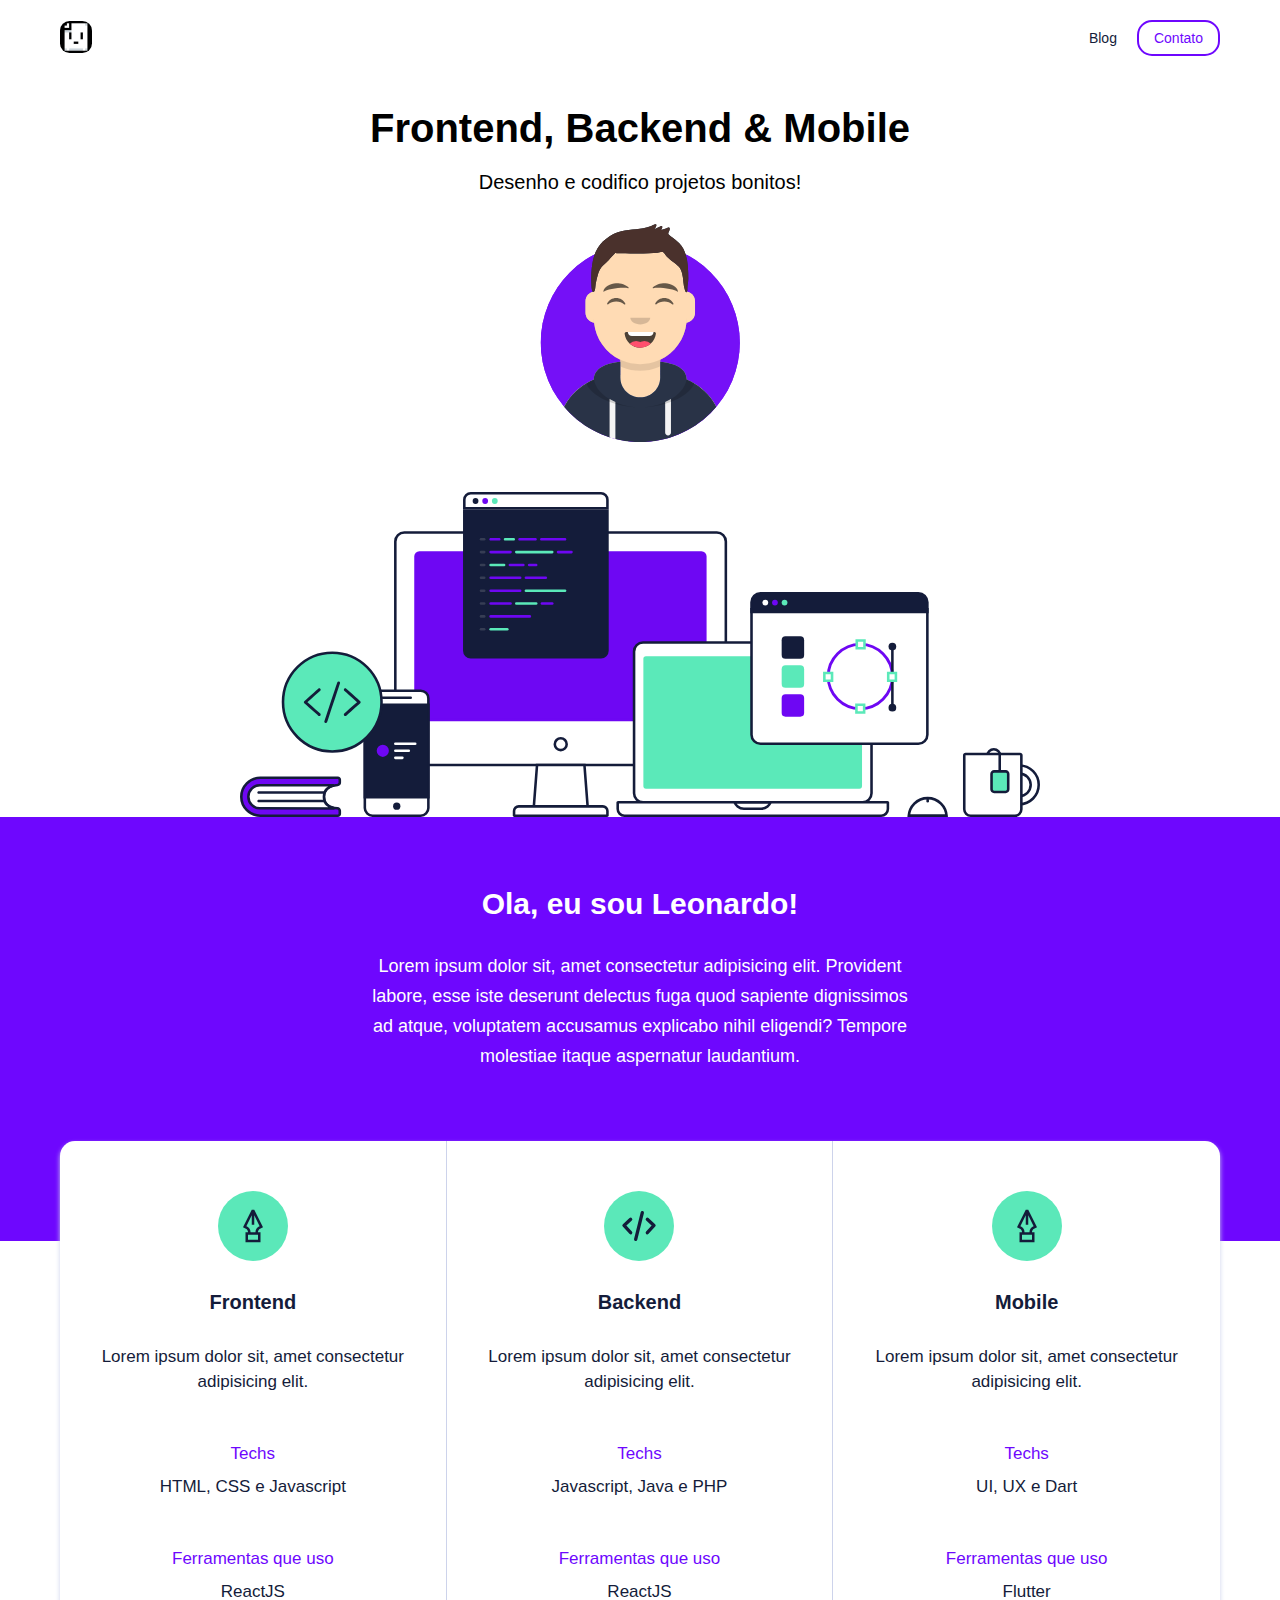
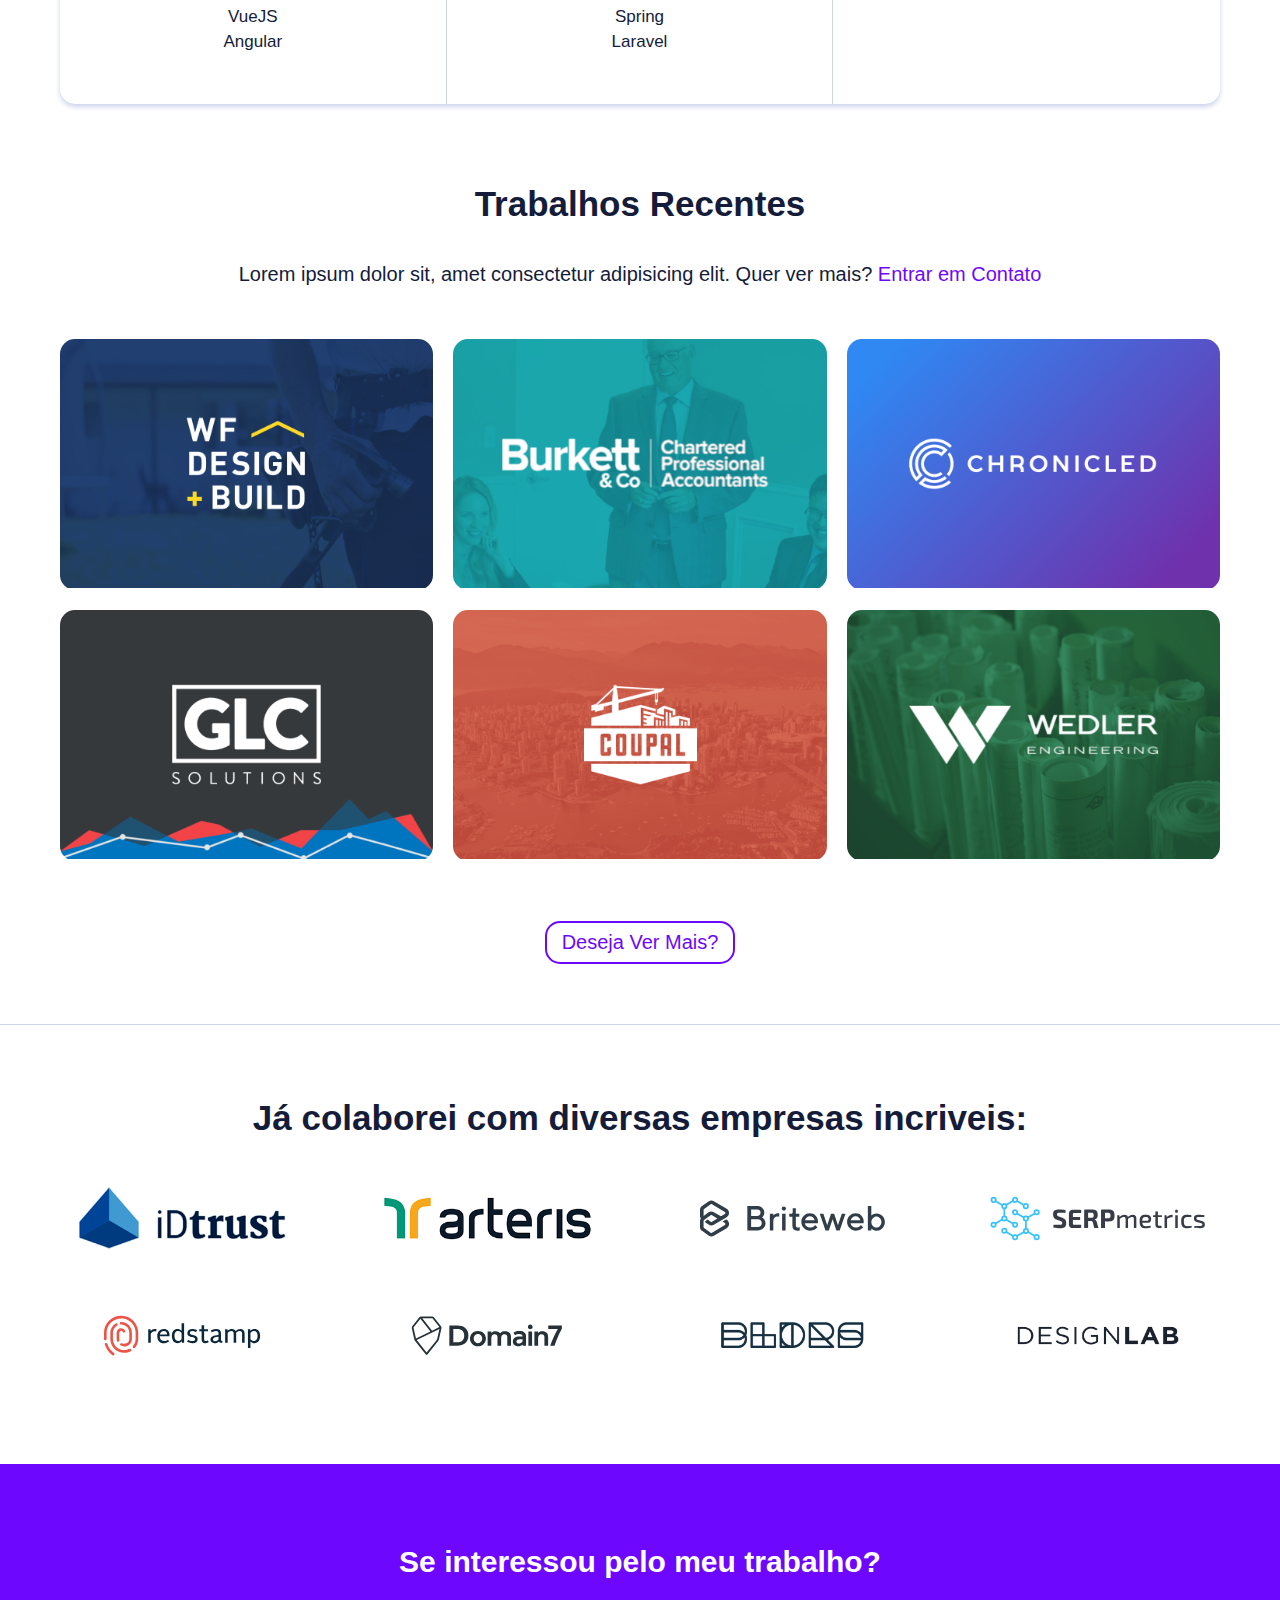
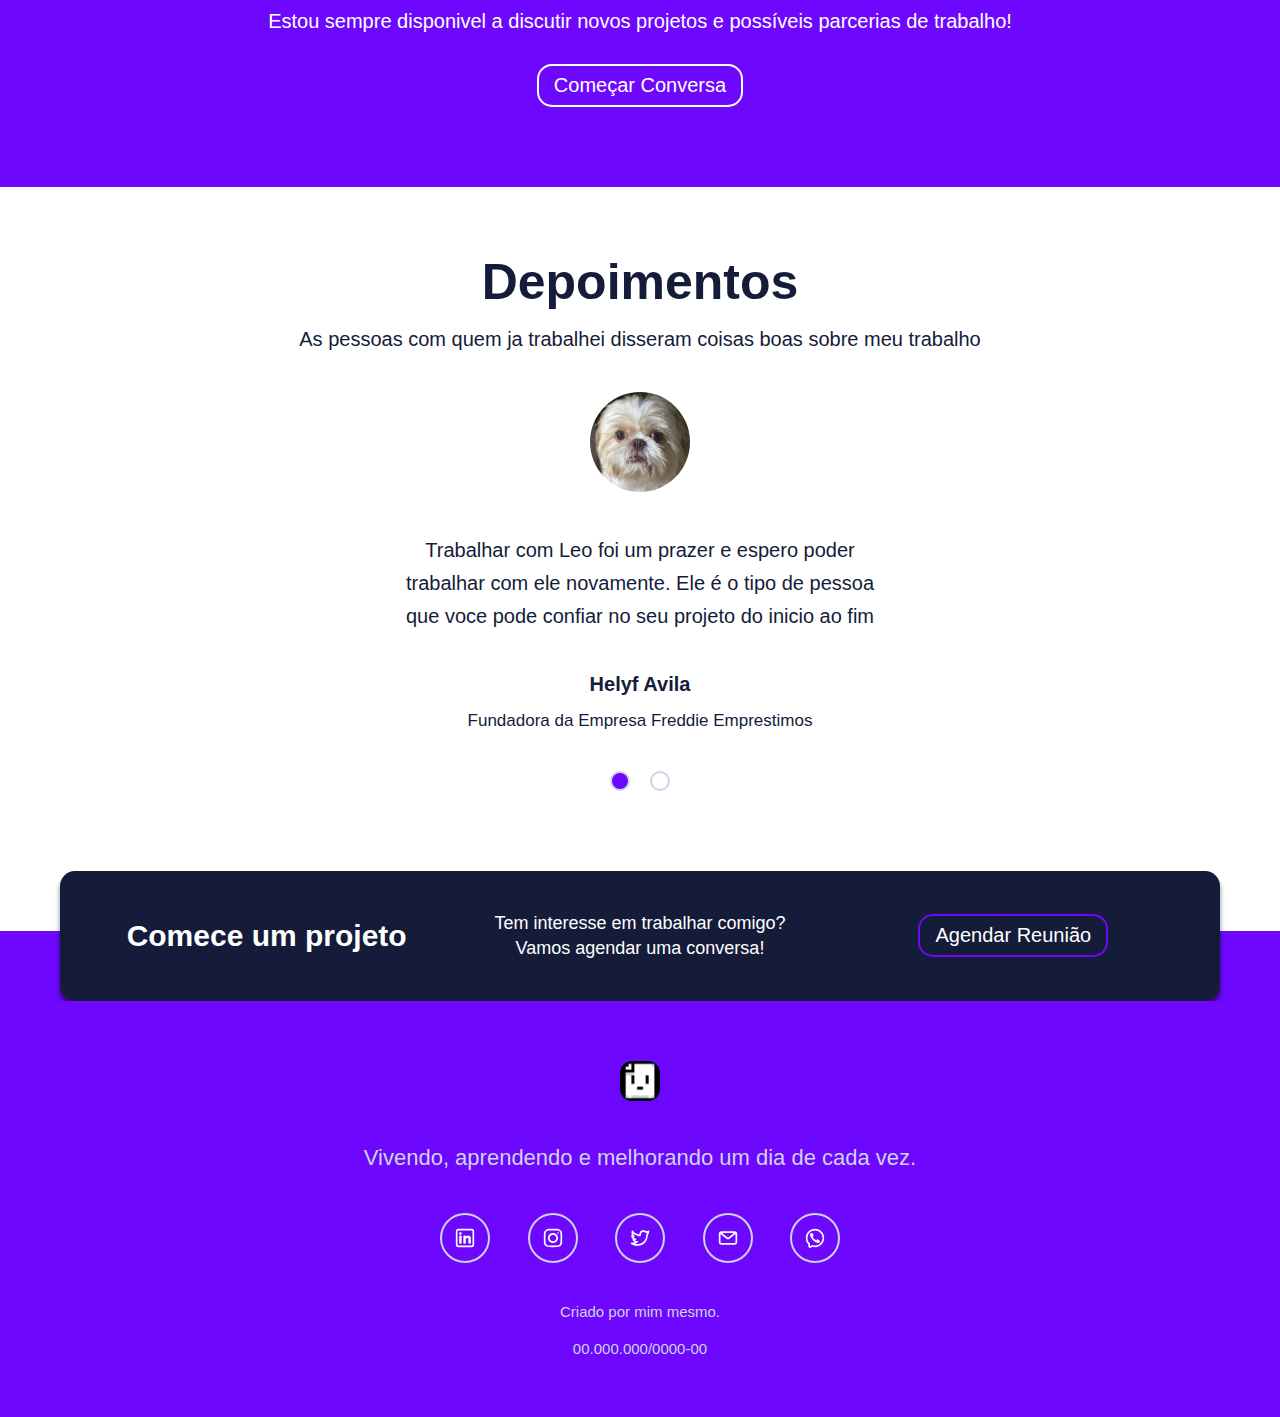
<file: portfolio/index.html>
<!DOCTYPE html>
<html lang="pt-br">

<head>
    <meta charset="UTF-8">
    <meta name="viewport" content="width=device-width, initial-scale=1.0">
    <title>Leonardo Hirooka</title>
    <!-- Usamos varios arquivos CSS porem no final juntamos todos nesse abaixo -->
    <link rel="stylesheet" href="assets/css/style.css">


    <link rel="shortcut icon" href="assets/images/logo.png" type="image/x-icon">
</head>

<body>
    <header class="container">
        <div class="navbar">
            <div class="logo">
                <a href="">
                    <img src="assets/images/logo.png" alt="">
                </a>
            </div>
            <div class="menu-opener">
                <span></span>
                <span></span>
                <span></span>
            </div>
        </div>
        <nav>
            <a href="">Blog</a>
            <a class="button" href="">Contato</a>
        </nav>
    </header>
    <section class="hero container">
        <h1>Frontend, Backend & Mobile</h1>
        <h2>Desenho e codifico projetos bonitos!</h2>
        <img class="hero-avatar" src="assets/images/avatar.svg" alt="">
        <img class="hero-device" src="assets/images/hero-devices.svg" alt="">
    </section>

    <section class="intro">
        <div class="container">
            <div class="box">
                <p class="title">Ola, eu sou Leonardo!</p>
                <p class="subtitle">Lorem ipsum dolor sit, amet consectetur adipisicing elit. Provident labore, esse
                    iste deserunt delectus fuga quod sapiente dignissimos ad atque, voluptatem accusamus explicabo nihil
                    eligendi? Tempore molestiae itaque aspernatur laudantium.</p>
            </div>
        </div>
    </section>

    <section class="skills">
        <div class="skills-overlay"></div>
        <div class="container">
            <div class="grid">
                <div class="skill">
                    <div class="skill-icon"><img src="assets/images/design.svg" alt=""></div>
                    <p class="skill-title">Frontend</p>
                    <p class="skill-desc">Lorem ipsum dolor sit, amet consectetur adipisicing elit.</p>
                    <p class="skill-sub">Techs</p>
                    <p class="skill-txt">HTML, CSS e Javascript</p>
                    <p class="skill-sub">Ferramentas que uso</p>
                    <div class="skill-txt">
                        <ul>
                            <li>ReactJS</li>
                            <li>VueJS</li>
                            <li>Angular</li>
                        </ul>
                    </div>
                </div>
                <div class="skill">
                    <div class="skill-icon"><img src="assets/images/code.svg" alt=""></div>
                    <p class="skill-title">Backend</p>
                    <p class="skill-desc">Lorem ipsum dolor sit, amet consectetur adipisicing elit.</p>
                    <p class="skill-sub">Techs</p>
                    <p class="skill-txt">Javascript, Java e PHP</p>
                    <p class="skill-sub">Ferramentas que uso</p>
                    <div class="skill-txt">
                        <ul>
                            <li>ReactJS</li>
                            <li>Spring</li>
                            <li>Laravel</li>
                        </ul>
                    </div>
                </div>
                <div class="skill">
                    <div class="skill-icon"><img src="assets/images/design.svg" alt=""></div>
                    <p class="skill-title">Mobile</p>
                    <p class="skill-desc">Lorem ipsum dolor sit, amet consectetur adipisicing elit.</p>
                    <p class="skill-sub">Techs</p>
                    <p class="skill-txt">UI, UX e Dart</p>
                    <p class="skill-sub">Ferramentas que uso</p>
                    <div class="skill-txt">
                        <ul>
                            <li>Flutter</li>
                        </ul>
                    </div>
                </div>
            </div>
        </div>
    </section>

    <section class="container works">
        <p class="title">Trabalhos Recentes</p>
        <p class="subtitle">Lorem ipsum dolor sit, amet consectetur adipisicing elit. Quer ver mais? <a href="">Entrar
                em Contato</a>
        </p>
        <div class="grid">
            <div class="item">
                <img class="image" src="assets/images/works/wfdesignbuild.png" alt="">
                <div1 class="overlay">
                    <p>Lorem ipsum dolor sit, amet consectetur adipisicing elit. Provident labore, esse
                        iste deserunt delectus fuga quod sapiente dignissimos ad atque.</p>
                    <a class="button" href="">Visite o website</a>
            </div>
            <div class="item">
                <img class="image" src="assets/images/works/burkettandco.png" alt="">
                <div1 class="overlay">
                    <p>Lorem ipsum dolor sit, amet consectetur adipisicing elit. Provident labore, esse
                        iste deserunt delectus fuga quod sapiente dignissimos ad atque.</p>
                    <a class="button" href="">Visite o website</a>
            </div>
            <div class="item">
                <img class="image" src="assets/images/works/chronicled.png" alt="">
                <div1 class="overlay">
                    <p>Lorem ipsum dolor sit, amet consectetur adipisicing elit. Provident labore, esse
                        iste deserunt delectus fuga quod sapiente dignissimos ad atque.</p>
                    <a class="button" href="">Visite o website</a>
            </div>
            <div class="item">
                <img class="image" src="assets/images/works/glcsolutions.png" alt="">
                <div1 class="overlay">
                    <p>Lorem ipsum dolor sit, amet consectetur adipisicing elit. Provident labore, esse
                        iste deserunt delectus fuga quod sapiente dignissimos ad atque.</p>
                    <a class="button" href="">Visite o website</a>
            </div>
            <div class="item">
                <img class="image" src="assets/images/works/coupal.png" alt="">
                <div1 class="overlay">
                    <p>Lorem ipsum dolor sit, amet consectetur adipisicing elit. Provident labore, esse
                        iste deserunt delectus fuga quod sapiente dignissimos ad atque.</p>
                    <a class="button" href="">Visite o website</a>
            </div>
            <div class="item">
                <img class="image" src="assets/images/works/wedlerengineering.png" alt="">
                <div1 class="overlay">
                    <p>Lorem ipsum dolor sit, amet consectetur adipisicing elit. Provident labore, esse
                        iste deserunt delectus fuga quod sapiente dignissimos ad atque.</p>
                    <a class="button" href="">Visite o website</a>
            </div>
        </div>
        </div>

        <a class="button seemore" href="">Deseja Ver Mais?</a>
    </section>


    <section class="worked-with">

        <div class="container">
            <p class="title">Já colaborei com diversas empresas incriveis:</p>
            <div class="grid">
                <img src="assets/images/clients/idtrust.png" alt="">
                <img src="assets/images/clients/arteris.png" alt="">
                <img src="assets/images/clients/briteweb.svg" alt="">
                <img src="assets/images/clients/serpmetrics.svg" alt="">
                <img src="assets/images/clients/redstamp.svg" alt="">
                <img src="assets/images/clients/domain7.svg" alt="">
                <img src="assets/images/clients/bldrs.png" alt="">
                <img src="assets/images/clients/designlab.png" alt="">
            </div>
        </div>
    </section>

    <section class="chat">
        <p class="title">Se interessou pelo meu trabalho?</p>
        <p class="subtitle">Estou sempre disponivel a discutir novos projetos e possíveis parcerias de trabalho!</p>
        <a class="button" href="">Começar Conversa</a>
    </section>

    <section class="feedbacks container">
        <p class="title">Depoimentos</p>
        <p class="subtitle">As pessoas com quem ja trabalhei disseram coisas boas sobre meu trabalho</p>
        <div class="slide">
            <input checked id="slide-1" name="slide" type="radio">
            <input id="slide-2" name="slide" type="radio">
            <div class="slide-area">
                <div class="slide-item">
                    <img src="assets/images/avatars/helyf.png" alt="">
                    <p class="description">Trabalhar com Leo foi um prazer e espero poder trabalhar com ele novamente.
                        Ele é o tipo de pessoa que voce pode confiar no seu projeto do inicio ao fim</p>
                    <p class="name">Helyf Avila</p>
                    <p class="role">Fundadora da Empresa Freddie Emprestimos</p>
                </div>
                <div class="slide-item">
                    <img src="assets/images/avatars/lukera.png" alt="">
                    <p class="description">Trabalhar com Leo foi um prazer e espero poder trabalhar com ele novamente.
                        Ele é o tipo de pessoa que voce pode confiar no seu projeto do inicio ao fim</p>
                    <p class="name">Lucas Campos</p>
                    <p class="role">Diretor da Empresa Lukera Bermudas</p>
                </div>
            </div>
            <div class="slide-nav">
                <label class="n1" for="slide-1"></label>
                <label class="n2" for="slide-2"></label>
            </div>
        </div>
    </section>

    <section class="call">
        <div class="overlay"></div>
        <div class="container">
            <div class="area">
                <div class="area-side">
                    <p class="title">Comece um projeto</p>
                </div>
                <div class="area-side">
                    <p class="subtitle">Tem interesse em trabalhar comigo? Vamos agendar uma conversa!</p>
                </div>
                <div class="area-side">
                    <a class="button" href="">Agendar Reunião</a>
                </div>
            </div>
        </div>
    </section>

    <footer class="footer">

        <a href="">
            <img class="logo" src="assets/images/logo.png" alt="">
        </a>
        <p class="title">Vivendo, aprendendo e melhorando um dia de cada vez.</p>
        <div class="social">
            <a href=""><img src="assets/images/social_linkedin.svg" alt=""></a>
            <a href=""><img src="assets/images/social_ig.svg" alt=""></a>
            <a href=""><img src="assets/images/social_x.svg" alt=""></a>
            <a href=""><img src="assets/images/social_email.svg" alt=""></a>
            <a href=""><img src="assets/images/social_zap.svg" alt=""></a>
        </div>
        <p class="copyright">Criado por mim mesmo.</p>
        <p class="legal">00.000.000/0000-00</p>

    </footer>

    <script type="text/javascript" src="assets/js/script.js"></script>
</body>

</html>
</file>
<file: instagram/assets/css/base.css>
:root {
  --background: #ffffff;
  --primary: #000000;
  --secondary: #cccccc;
  --secondary-foreground: #dddddd;
  --story-color1: #ffc700;
  --story-color2: #d300c5;
  --side-link: #0095f6;
  --white: #ffffff;
}

/* Configurando cores do tema escuro */
@media (prefers-color-scheme: dark) {
  :root {
    --background: #000000;
    --primary: #f5f5f5;
    --secondary: #121212;
    --secondary-foreground: #737373;
  }
}

/* Resetar configurações padrão dos navegadores */
* {
  margin: 0;
  padding: 0;
  list-style: none;
  box-sizing: border-box;
}

html {
  font-family: sans-serif;
  font-size: 62.5%;
  min-height: 100vh;
}

body {
  background-color: var(--background);
  color: var(--primary);
  font-size: 1.6rem;
  min-height: 100%;
}

.icon {
  display: inline-block; /* Para conseguir definir tamanho */
  width: 2.3rem;
  height: 2.3rem;
}

.icon svg {
  color: var(--primary);
}
</file>
<file: instagram/assets/css/header.css>
header {
  position: fixed;
  z-index: 10;
  inset: 0 0 auto 0;
  display: flex;
  justify-content: space-between;
  align-items: center;
  gap: 2rem;
  padding: 0 1rem;
  height: 5rem;
  background-color: var(--background);
}

header .logo {
  width: 10rem;
  height: 3.3rem;
  background-size: cover;
  background-repeat: no-repeat;
  background-image: url(../images/logo-black.png);
  cursor: pointer;
}

header .icons {
  display: flex;
  align-items: center;
  gap: 1.5rem;
}

/* Configurando tema escuro */
@media (prefers-color-scheme: dark) {
  header .logo {
    background-image: url(../images/logo-white.png);
  }
}

@media (width > 900px) {
  header {
    display: none;
  }
}
</file>
<file: instagram/assets/css/main.css>
main {
  padding: 5rem 0;
}

main nav {
  display: none;
  position: fixed;
  inset: 0 auto 0 0;
  border-right: 1px solid var(--secondary-foreground);
  padding: 2rem 1rem;
}

main nav .logo {
  display: none;
  width: 10rem;
  height: 3.3rem;
  background-size: cover;
  background-repeat: no-repeat;
  cursor: pointer;
  margin: 1rem 0 3rem 1rem;
  background-image: url(../images/logo-black.png);
}

main nav li a {
  display: flex;
  align-items: center;
  gap: 1.5rem;
  text-decoration: none;
  color: var(--primary);
  font-size: 1.7rem;
  padding: 1rem;
  border-radius: 1rem;
  margin: 1rem 0;
  transition: all ease 0.5s;
}

main nav li a:hover {
  background-color: var(--secondary-foreground);
}

main nav li a.active {
  font-weight: bold;
}

main nav li a span {
  display: none;
}

main .area {
  display: flex;
  justify-content: center;
  gap: 3rem;
}

main .area .feed-content {
  width: 100%;
  position: relative;
}

main .area aside {
  display: none;
  width: 30rem;
  padding-left: 5rem;
}

@media (prefers-color-scheme: dark) {
  main nav .logo {
    background-image: url(../images/logo-white.png);
  }
}

@media (width > 900px) {
  main {
    padding: 2rem 0 0 6rem;
  }

  main nav {
    display: block;
    width: 6rem;
  }

  main .area .feed-content {
    max-width: 50rem;
  }

  main .area aside {
    display: block;
  }
}

@media (width > 1400px) {
  main {
    padding-left: 24rem;
  }

  main nav {
    width: 24rem;
  }

  main nav .logo {
    display: block;
  }

  main nav li a span {
    display: block;
  }
}
</file>
<file: instagram/assets/css/aside.css>
aside a {
  font-weight: bold;
  font-size: 1.3rem;
  text-decoration: none;
  color: var(--side-link);
}

aside a:hover {
  color: var(--primary);
}

aside .user {
  display: flex;
  align-items: center;
  gap: 1rem;
}

aside .user-avatar {
  border: 2px solid var(--secondary-foreground);
  border-radius: 50%;
  padding: 0.2rem;
  /* Flex para colocar a imagem mesmo no meio do conteudo */
  display: flex;
  justify-content: center;
  align-items: center;
}

aside .user-avatar img {
  width: 6rem;
  height: 6rem;
  border-radius: 50%;
}

aside .user-info {
  flex: 1;
  /* ... no nome quando for muito grande */
  overflow-x: hidden;
}

aside .user-username {
  font-weight: bold;
  margin-bottom: 0.5rem;
  /* ... no nome quando for muito grande */
  white-space: nowrap;
  overflow: hidden;
  text-overflow: ellipsis;
}

aside .user-name {
  color: var(--secondary-foreground);
  font-size: 1.5rem;
  /* ... no nome quando for muito grande */
  white-space: nowrap;
  overflow: hidden;
  text-overflow: ellipsis;
}

aside .card {
  margin-top: 2rem;
}

aside .card-header {
  display: flex;
  justify-content: space-between;
  align-items: center;
}

aside .card-title {
  color: var(--secondary-foreground);
  font-size: 1.5rem;
  font-weight: bold;
}

aside .card-actions a {
  font-size: 1.3rem;
  color: var(--primary);
  font-weight: bold;
}

aside .card-body {
  display: flex;
  flex-direction: column;
  gap: 1.3rem;
  margin: 1.5rem 0;
}

aside .suggestion-item {
  display: flex;
  align-items: center;
  gap: 1rem;
}

aside .suggestion-avatar img {
  width: 5rem;
  height: 5rem;
  border-radius: 50%;
}

aside .suggestion-info {
  flex: 1;
}

aside .suggestion-name {
  /* block para conseguir dar um margin */
  display: block;
  font-weight: bold;
  font-size: 1.5rem;
  color: var(--primary);
  margin-bottom: 0.2rem;
  /* ... no nome quando for muito grande */
  white-space: nowrap;
  overflow: hidden;
  text-overflow: ellipsis;
}

aside .suggestion-text {
  /* block para conseguir dar um margin */
  display: block;
  font-size: 1.4rem;
  color: var(--secondary-foreground);
  /* ... no nome quando for muito grande */
  white-space: nowrap;
  overflow: hidden;
  text-overflow: ellipsis;
}
</file>
<file: instagram/assets/css/footer.css>
footer {
  position: fixed;
  inset: auto 0 0 0;
  height: 5rem;
  background-color: var(--background);
  border-top: 1px solid var(--secondary-foreground);
  display: flex;
  justify-content: space-around;
  align-items: center;
}

footer .avatar img {
  width: 3rem;
  height: 3rem;
  border-radius: 50%;
}

@media (width > 900px) {
  footer {
    display: none;
  }
}
</file>
<file: instagram/assets/css/feed.css>
.feed {
  padding-bottom: 2rem;
}

.feed .item .header {
  display: flex;
  justify-content: space-between;
  align-items: center;
  padding-bottom: 1rem;
  padding-top: 1rem;
}

.feed .item .header .icon {
  cursor: pointer;
}

.feed .item .header .avatar {
  display: flex;
  align-items: center;
  text-decoration: none;
  gap: 1rem;
}

.feed .item .header .avatar img {
  width: 4rem;
  height: 4rem;
  border-radius: 50%;
}

.feed .item .header .avatar span {
  font-size: 1.5rem;
  font-weight: bold;
  color: var(--primary);
}

.feed .item .body img {
  width: 100%;
  height: auto;
}

.feed .item .buttons {
  display: flex;
  justify-content: space-between;
  align-items: center;
  padding: 1rem;
}

.feed .item .buttons .icon {
  cursor: pointer;
}

.feed .item .buttons .left,
.feed .item .buttons .right {
  display: flex;
  align-items: center;
  gap: 1rem;
}

.feed .item .likes {
  padding: 0 1rem;
}

.feed .item .likes span {
  font-weight: bold;
}

.feed .item .comments {
  padding: 1rem;
}

.feed .item .comments span {
  font-weight: bold;
}

.feed .item .info {
  color: var(--secondary-foreground);
  font-size: 1.3rem;
  padding: 0 1rem;
}
</file>
<file: instagram/assets/css/stories.css>
.stories {
  width: 100%;
  padding: 1rem 0;
  overflow-x: auto;
  scrollbar-width: none;
}

.stories .scroll {
  display: flex;
  gap: 2rem;
}

.stories .item {
  display: flex;
  flex-direction: column;
  align-items: center;
  cursor: pointer;
}

.stories .item .avatar {
  width: 6.5rem;
  height: 6.5rem;
  background: linear-gradient(
    45deg,
    var(--story-color1) 0%,
    var(--story-color2) 100%
  );
  border-radius: 50%;
  display: flex;
  justify-content: center;
  align-items: center;
  margin-bottom: 1rem;
}

.stories .item .avatar img {
  width: 6rem;
  height: 6rem;
  border-radius: 50%;
  border: 2px solid var(--secondary);
}

.stories .item p {
  font-size: 1.3rem;
  white-space: nowrap;
  overflow: hidden;
  text-overflow: ellipsis;
}

.story-left,
.story-right {
  position: absolute;
  width: 3rem;
  height: 6.5rem;
  margin-top: 1rem;
  display: flex;
  justify-content: center;
  align-items: center;
  cursor: pointer;
}

.story-left .icon-area,
.story-right .icon-area {
  width: 2.4rem;
  height: 2.4rem;
  border-radius: 50%;
  background-color: var(--white);
}

.story-left {
  left: 1rem;
}

.story-right {
  right: 1rem;
}
</file>
<file: instagram/assets/css/style.css>
aside a {
  font-weight: bold;
  font-size: 1.3rem;
  text-decoration: none;
  color: var(--side-link);
}

aside a:hover {
  color: var(--primary);
}

aside .user {
  display: flex;
  align-items: center;
  gap: 1rem;
}

aside .user-avatar {
  border: 2px solid var(--secondary-foreground);
  border-radius: 50%;
  padding: 0.2rem;
  /* Flex para colocar a imagem mesmo no meio do conteudo */
  display: flex;
  justify-content: center;
  align-items: center;
}

aside .user-avatar img {
  width: 6rem;
  height: 6rem;
  border-radius: 50%;
}

aside .user-info {
  flex: 1;
  /* ... no nome quando for muito grande */
  overflow-x: hidden;
}

aside .user-username {
  font-weight: bold;
  margin-bottom: 0.5rem;
  /* ... no nome quando for muito grande */
  white-space: nowrap;
  overflow: hidden;
  text-overflow: ellipsis;
}

aside .user-name {
  color: var(--secondary-foreground);
  font-size: 1.5rem;
  /* ... no nome quando for muito grande */
  white-space: nowrap;
  overflow: hidden;
  text-overflow: ellipsis;
}

aside .card {
  margin-top: 2rem;
}

aside .card-header {
  display: flex;
  justify-content: space-between;
  align-items: center;
}

aside .card-title {
  color: var(--secondary-foreground);
  font-size: 1.5rem;
  font-weight: bold;
}

aside .card-actions a {
  font-size: 1.3rem;
  color: var(--primary);
  font-weight: bold;
}

aside .card-body {
  display: flex;
  flex-direction: column;
  gap: 1.3rem;
  margin: 1.5rem 0;
}

aside .suggestion-item {
  display: flex;
  align-items: center;
  gap: 1rem;
}

aside .suggestion-avatar img {
  width: 5rem;
  height: 5rem;
  border-radius: 50%;
}

aside .suggestion-info {
  flex: 1;
}

aside .suggestion-name {
  /* block para conseguir dar um margin */
  display: block;
  font-weight: bold;
  font-size: 1.5rem;
  color: var(--primary);
  margin-bottom: 0.2rem;
  /* ... no nome quando for muito grande */
  white-space: nowrap;
  overflow: hidden;
  text-overflow: ellipsis;
}

aside .suggestion-text {
  /* block para conseguir dar um margin */
  display: block;
  font-size: 1.4rem;
  color: var(--secondary-foreground);
  /* ... no nome quando for muito grande */
  white-space: nowrap;
  overflow: hidden;
  text-overflow: ellipsis;
}

:root {
  --background: #ffffff;
  --primary: #000000;
  --secondary: #cccccc;
  --secondary-foreground: #dddddd;
  --story-color1: #ffc700;
  --story-color2: #d300c5;
  --side-link: #0095f6;
  --white: #ffffff;
}

/* Resetar configurações padrão dos navegadores */
* {
  margin: 0;
  padding: 0;
  list-style: none;
  box-sizing: border-box;
}

html {
  font-family: sans-serif;
  font-size: 62.5%;
  min-height: 100vh;
}

body {
  background-color: var(--background);
  color: var(--primary);
  font-size: 1.6rem;
  min-height: 100%;
}

.icon {
  display: inline-block; /* Para conseguir definir tamanho */
  width: 2.3rem;
  height: 2.3rem;
}

.icon svg {
  color: var(--primary);
}

.feed {
  padding-bottom: 2rem;
}

.feed .item .header {
  display: flex;
  justify-content: space-between;
  align-items: center;
  padding-bottom: 1rem;
  padding-top: 1rem;
}

.feed .item .header .icon {
  cursor: pointer;
}

.feed .item .header .avatar {
  display: flex;
  align-items: center;
  text-decoration: none;
  gap: 1rem;
}

.feed .item .header .avatar img {
  width: 4rem;
  height: 4rem;
  border-radius: 50%;
}

.feed .item .header .avatar span {
  font-size: 1.5rem;
  font-weight: bold;
  color: var(--primary);
}

.feed .item .body img {
  width: 100%;
  height: auto;
}

.feed .item .buttons {
  display: flex;
  justify-content: space-between;
  align-items: center;
  padding: 1rem;
}

.feed .item .buttons .icon {
  cursor: pointer;
}

.feed .item .buttons .left,
.feed .item .buttons .right {
  display: flex;
  align-items: center;
  gap: 1rem;
}

.feed .item .likes {
  padding: 0 1rem;
}

.feed .item .likes span {
  font-weight: bold;
}

.feed .item .comments {
  padding: 1rem;
}

.feed .item .comments span {
  font-weight: bold;
}

.feed .item .info {
  color: var(--secondary-foreground);
  font-size: 1.3rem;
  padding: 0 1rem;
}

footer {
  position: fixed;
  inset: auto 0 0 0;
  height: 5rem;
  background-color: var(--background);
  border-top: 1px solid var(--secondary-foreground);
  display: flex;
  justify-content: space-around;
  align-items: center;
}

footer .avatar img {
  width: 3rem;
  height: 3rem;
  border-radius: 50%;
}

header {
  position: fixed;
  z-index: 10;
  inset: 0 0 auto 0;
  display: flex;
  justify-content: space-between;
  align-items: center;
  gap: 2rem;
  padding: 0 1rem;
  height: 5rem;
  background-color: var(--background);
}

header .logo {
  width: 10rem;
  height: 3.3rem;
  background-size: cover;
  background-repeat: no-repeat;
  background-image: url(../images/logo-black.png);
  cursor: pointer;
}

header .icons {
  display: flex;
  align-items: center;
  gap: 1.5rem;
}

main {
  padding: 5rem 0;
}

main nav {
  display: none;
  position: fixed;
  inset: 0 auto 0 0;
  border-right: 1px solid var(--secondary-foreground);
  padding: 2rem 1rem;
}

main nav .logo {
  display: none;
  width: 10rem;
  height: 3.3rem;
  background-size: cover;
  background-repeat: no-repeat;
  cursor: pointer;
  margin: 1rem 0 3rem 1rem;
  background-image: url(../images/logo-black.png);
}

main nav li a {
  display: flex;
  align-items: center;
  gap: 1.5rem;
  text-decoration: none;
  color: var(--primary);
  font-size: 1.7rem;
  padding: 1rem;
  border-radius: 1rem;
  margin: 1rem 0;
  transition: all ease 0.5s;
}

main nav li a:hover {
  background-color: var(--secondary-foreground);
}

main nav li a.active {
  font-weight: bold;
}

main nav li a span {
  display: none;
}

main .area {
  display: flex;
  justify-content: center;
  gap: 3rem;
}

main .area .feed-content {
  width: 100%;
  position: relative;
}

main .area aside {
  display: none;
  width: 30rem;
  padding-left: 5rem;
}

.stories {
  width: 100%;
  padding: 1rem 0;
  overflow-x: auto;
  scrollbar-width: none;
}

.stories .scroll {
  display: flex;
  gap: 2rem;
}

.stories .item {
  display: flex;
  flex-direction: column;
  align-items: center;
  cursor: pointer;
}

.stories .item .avatar {
  width: 6.5rem;
  height: 6.5rem;
  background: linear-gradient(
    45deg,
    var(--story-color1) 0%,
    var(--story-color2) 100%
  );
  border-radius: 50%;
  display: flex;
  justify-content: center;
  align-items: center;
  margin-bottom: 1rem;
}

.stories .item .avatar img {
  width: 6rem;
  height: 6rem;
  border-radius: 50%;
  border: 2px solid var(--secondary);
}

.stories .item p {
  font-size: 1.3rem;
  white-space: nowrap;
  overflow: hidden;
  text-overflow: ellipsis;
}

.story-left,
.story-right {
  position: absolute;
  width: 3rem;
  height: 6.5rem;
  margin-top: 1rem;
  display: flex;
  justify-content: center;
  align-items: center;
  cursor: pointer;
}

.story-left .icon-area,
.story-right .icon-area {
  width: 2.4rem;
  height: 2.4rem;
  border-radius: 50%;
  background-color: var(--white);
}

.story-left {
  left: 1rem;
}

.story-right {
  right: 1rem;
}

/* Configurando cores do tema escuro */
@media (prefers-color-scheme: dark) {
  :root {
    --background: #000000;
    --primary: #f5f5f5;
    --secondary: #121212;
    --secondary-foreground: #282828;
  }

  header .logo {
    background-image: url(../images/logo-white.png);
  }

  main nav .logo {
    background-image: url(../images/logo-white.png);
  }
}

@media (width > 900px) {
  footer {
    display: none;
  }

  header {
    display: none;
  }

  main {
    padding: 2rem 0 0 6rem;
  }

  main nav {
    display: block;
    width: 6rem;
  }

  main .area .feed-content {
    max-width: 50rem;
  }

  main .area aside {
    display: block;
  }
}

@media (width > 1400px) {
  main {
    padding-left: 24rem;
  }

  main nav {
    width: 24rem;
  }

  main nav .logo {
    display: block;
  }

  main nav li a span {
    display: block;
  }
}
</file>
<file: landing-page/assets/css/base.css>
/* Padronizações do nosso CSS */
@import url("https://fonts.googleapis.com/css2?family=Grandstander:wght@400;700&family=Lato:wght@400;700&display=swap");

:root {
  --background: #ffffff;
  --foreground: #ebf4ff;
  --thirdground: #ffc600;
  --primary: #131923;
  --secondary: #0055b8;
  --secondary-foreground: #ffffff;
  --hero-background: #f3f3f3;
}

* {
  margin: 0;
  padding: 0;
  list-style: none;
  box-sizing: border-box;
}

html {
  font-family: "Lato", sans-serif;
  /* Para usar REM como tamanho */
  font-size: 62.5%;
}

body {
  background-color: var(--background);
  color: var(--primary);
  font-size: 1.6rem;
}

/* Tamanho de container principal do site */
.container {
  width: 100%;
  max-width: 1400px;
  margin: auto;
}

/* inline-block para funcionar normal com outras coisas do lado e podermos definir tamanhos */
.button,
.button2 {
  display: inline-block;
  background-color: var(--secondary);
  border: 2px solid var(--secondary);
  border-radius: 15px;
  color: var(--secondary-foreground);
  padding: 2rem 4rem;
  font-size: 2rem;
  text-decoration: none;
}

.button2 {
  background-color: var(--background);
  color: var(--secondary);
}

.button:hover,
.button2:hover {
  opacity: 0.8;
}
</file>
<file: landing-page/assets/css/header.css>
header {
  /* Fixa o header na tela, sticky fica fixo porem ele ocupa espaço, o fixed nao ocupa espaço entao o site "entraria" de baixo do header*/
  position: sticky;
  inset: 0 0 auto 0; /* Distancia do elemento pai*/
  z-index: 10; /* Sobreposição em relação a elementos da pagina*/
  box-shadow: 0 0 5px #ccc;
  background-color: var(--background);
}

header .banner {
  display: block;
  background-color: var(--thirdground);
  text-align: center;
  padding: 1rem 2rem;
  color: var(--primary);
  text-decoration: none;
}

header .banner:hover {
  opacity: 0.8;
}

header .logo img {
  width: 12rem;
}

header .area {
  display: flex;
  justify-content: space-between;
  align-items: center;
  padding: 2rem;
}

header .menu-opener {
  width: 2.5rem;
  height: 2.5rem;
  cursor: pointer;
}

header .hamburger-icon {
  display: flex;
  flex-direction: column;
  justify-content: space-between;
  height: 100%;
}

header .hamburger-icon span {
  display: block;
  width: 100%;
  height: 0.2rem;
  background-color: var(--secondary);
}

header .close-icon {
  display: none;
  height: 100%;
  flex-direction: column;
  justify-content: center;
  position: relative;
}

header .close-icon span {
  position: absolute;
  display: block;
  width: 100%;
  height: 0.2rem;
  background-color: var(--secondary);
}

header .close-icon span:first-child {
  transform: rotate(45deg);
}

header .close-icon span:last-child {
  transform: rotate(-45deg);
}

header nav {
  background-color: var(--background);
  color: var(--secondary);
  overflow-y: hidden;
  max-height: 0; /* Vai ser alterada quando aberta */
  transition: all ease 0.5s; /* Não funciona do 0% para 100%, mas de 0 para 100vh funciona */
}

header nav.opened {
  max-height: 100vh;
}

header nav ul {
  display: flex;
  flex-direction: column;
  padding-bottom: 2rem;
}

header nav li {
  padding: 1rem 2rem;
}

header nav a {
  columns: var(--secondary);
  text-decoration: none;
  font-size: 2rem;
}

header nav a:hover {
  opacity: 0.8;
}

header nav a.bold {
  font-weight: bold;
}

@media (width > 900px) {
  header .menu-opener {
    display: none;
  }

  header .container {
    display: flex;
    justify-content: space-between;
    align-items: center;
  }

  header nav {
    max-height: 100vh;
  }

  header nav ul {
    flex-direction: row;
    padding-bottom: 0;
  }
}
</file>
<file: landing-page/assets/css/hero.css>
.hero {
  background-image: url("../images/hero-center.png");
  background-size: auto 40rem;
  background-repeat: no-repeat;
  background-position: bottom center;
  background-color: var(--hero-background);
}

.hero .box {
  padding: 4rem 2rem 28rem 2rem;
  max-width: 60rem;
}

.hero h1 {
  font-family: "Grandstander", sans-serif;
  font-weight: bold;
  letter-spacing: -0.1rem;
  font-size: 5rem;
  line-height: 6rem;
}

.hero h1 span {
  color: var(--secondary);
}

.hero h2 {
  font-size: 2rem;
  font-weight: normal;
  margin: 3rem 0;
}

@media (width > 900px) {
  .hero {
    background-image: url("../images/hero.png");
    background-size: auto;
  }

  .hero .box {
    padding: 15rem 2rem;
  }
}
</file>
<file: landing-page/assets/css/seen.css>
.seen {
  background-color: var(--foreground);
  padding: 3rem;
}

/* Transformando container em grid */
.seen .container {
  display: grid;
  grid-template-columns: repeat(2, 1fr);
  row-gap: 3rem;
}

.seen .container div {
  display: flex;
  justify-content: center;
  align-items: center;
}

@media (width > 600px) {
  .seen .container {
    grid-template-columns: repeat(4, 1fr);
  }
}
</file>
<file: landing-page/assets/css/topics.css>
.topics {
  padding: 5rem 3rem;
}

.topics .topic {
  display: flex;
  flex-direction: column;
  gap: 4rem;
  margin-bottom: 4rem;
}

.topics .topic .left,
.topics .topic .right {
  flex: 1;
}

.topics .topic .left img {
  max-width: 100%;
}

.topics .topic li {
  font-family: "Grandstander", "sans-serif";
  font-weight: bold;
  letter-spacing: -0.1rem;
  font-size: 5rem;
  line-height: 5rem;
}

/* Seleciona um li sim um li não */
.topics li:nth-child(even),
.topics li span {
  color: var(--secondary);
}

.topics .right {
  display: flex;
  flex-direction: column;
  justify-content: center;
  gap: 2rem;
}

@media (width > 600px) {
  .topics .topic {
    flex-direction: row;
  }

  .topics li {
    font-size: 6rem;
    line-height: 6rem;
  }

  .topics .button {
    width: auto;
  }

  .topics .topic.reverse {
    flex-direction: row-reverse;
  }
}
</file>
<file: landing-page/assets/css/products.css>
.products {
  padding: 0 3rem;
}

.products h2 {
  font-family: "Grandstander", sans-serif;
  font-weight: bold;
  letter-spacing: -0.1rem;
  font-size: 4.5rem;
  margin-bottom: 2rem;
}

.products h2 span {
  color: var(--secondary);
}

.products .grid {
  display: grid;
  grid-template-columns: 1fr; /* 1 Coluna */
  gap: 3rem;
  margin: 5rem 0;
}

.products .product {
  box-shadow: 0 0 3px rgba(0, 0, 0, 0.5);
  border-radius: 10px;
  overflow: hidden;
  display: flex;
  text-decoration: none;
  background-color: var(--background);
  color: var(--primary);
}

.products .product .image {
  width: 12rem;
  min-height: 15rem;
  overflow: hidden;
  background-size: cover;
}

.products .product .info {
  padding: 2rem;
  flex: 1;
}

.products .product .title {
  font-family: "Grandstander", sans-serif;
  font-weight: bold;
  letter-spacing: -0.1rem;
  font-size: 2.5rem;
  margin-bottom: 1rem;
}

.products .product .link {
  color: var(--secondary);
  margin-top: 2rem;
  display: none;
}

@media (width > 600px) {
  .products .grid {
    grid-template-columns: repeat(2, 1fr);
  }

  .products .product {
    flex-direction: column;
  }

  .products .product .image {
    width: 100%;
    min-height: 20rem;
  }

  .products .product .link {
    display: block;
  }
}

@media (width > 900px) {
  .products .grid {
    grid-template-columns: repeat(4, 1fr);
  }
}
</file>
<file: landing-page/assets/css/testimonials.css>
.testimonials {
  background-color: var(--foreground);
  color: var(--primary);
}

.testimonials .container {
  max-width: 60rem;
}

.testimonials .quote {
  font-weight: bold;
  font-size: 3rem;
  line-height: 5rem;
  padding: 6rem 2rem;
  text-align: center;
}

.testimonials .icons {
  display: flex;
  justify-content: space-between;
  padding: 3rem 2rem;
  margin: auto;
}
</file>
<file: landing-page/assets/css/faq.css>
.faq {
  margin-top: 6rem;
  padding: 0 3rem;
}

.faq h2 {
  font-family: "Grandstander", sans-serif;
  font-weight: bold;
  letter-spacing: -0.1;
  font-size: 4.5rem;
  margin-bottom: 2rem;
}

.faq h2 span {
  color: var(--secondary);
}

.faq .accordion .item {
  border-bottom: 2px solid var(--secondary);
}

.faq .accordion .item:last-child {
  border-bottom: 0;
}

.faq .accordion .item .title {
  font-size: 2rem;
  color: var(--secondary);
  padding: 1rem 0;
  display: flex;
  justify-content: space-between;
  gap: 2rem;
  cursor: pointer;
}

.faq .accordion .item .title img {
  transition: all ease 0.5s;
}

/* Como foi feito no menu hamburger */
.faq .accordion .item .body {
  line-height: 2.5rem;
  overflow-y: hidden;
  max-height: 0;
  transition: all ease 0.5s;
}

.faq .accordion .item .body p {
  padding-bottom: 2rem;
}

.faq .accordion .item.opened .body {
  max-height: 100vh;
}

.faq .accordion .item.opened .title img {
  transform: rotate(180deg);
}
</file>
<file: landing-page/assets/css/newsletter.css>
.newsletter {
  padding: 5rem 0;
  margin-top: 6rem;
  background-color: var(--foreground);
}

.newsletter .container {
  padding: 0 3rem;
}

.newsletter h2 {
  font-family: "Grandstander", sans-serif;
  font-weight: bold;
  letter-spacing: -0.1rem;
  font-size: 4.5rem;
  margin-bottom: 2rem;
}

.newsletter h2 span {
  color: var(--secondary);
}

.newsletter form {
  margin-top: 3rem;
  display: flex;
  flex-direction: column;
  gap: 3rem;
}

.newsletter input {
  flex: 1;
  padding: 2rem;
  font-size: 2rem;
  border-radius: 15px;
  border: 1px solid var(--secondary);
  background-color: var(--foreground);
  outline: none;
}

@media (width > 600px) {
  .newsletter form {
    flex-direction: row;
    max-width: 60rem;
  }
}
</file>
<file: landing-page/assets/css/footer.css>
footer {
  margin-top: 6rem;
}

footer .container {
  padding: 0 3rem;
  display: grid;
  grid-template-columns: 1fr;
  gap: 2rem;
}

footer nav p {
  font-weight: bold;
}

footer nav li {
  margin: 1rem 0;
}

footer nav a {
  color: var(--secondary);
  text-decoration: none;
}

footer nav a:hover {
  text-decoration: underline;
}

footer .bar {
  background-color: var(--foreground);
  text-align: center;
  padding: 1rem 3rem;
  margin-top: 3rem;
}

@media (width >600px) {
  footer .container {
    grid-template-columns: repeat(2, 1fr);
  }
}

@media (width >900px) {
  footer .container {
    grid-template-columns: repeat(4, 1fr);
  }
}
</file>
<file: landing-page/assets/css/style.css>
/* Padronizações do nosso CSS */
@import url("https://fonts.googleapis.com/css2?family=Grandstander:wght@400;700&family=Lato:wght@400;700&display=swap");

:root {
  --background: #ffffff;
  --foreground: #ebf4ff;
  --thirdground: #ffc600;
  --primary: #131923;
  --secondary: #0055b8;
  --secondary-foreground: #ffffff;
  --hero-background: #f3f3f3;
}

* {
  margin: 0;
  padding: 0;
  list-style: none;
  box-sizing: border-box;
}

html {
  font-family: "Lato", sans-serif;
  /* Para usar REM como tamanho */
  font-size: 62.5%;
}

body {
  background-color: var(--background);
  color: var(--primary);
  font-size: 1.6rem;
}

/* Tamanho de container principal do site */
.container {
  width: 100%;
  max-width: 1400px;
  margin: auto;
}

/* inline-block para funcionar normal com outras coisas do lado e podermos definir tamanhos */
.button,
.button2 {
  display: inline-block;
  background-color: var(--secondary);
  border: 2px solid var(--secondary);
  border-radius: 15px;
  color: var(--secondary-foreground);
  padding: 2rem 4rem;
  font-size: 2rem;
  text-decoration: none;
}

.button2 {
  background-color: var(--background);
  color: var(--secondary);
}

.button:hover,
.button2:hover {
  opacity: 0.8;
}

.faq {
  margin-top: 6rem;
  padding: 0 3rem;
}

.faq h2 {
  font-family: "Grandstander", sans-serif;
  font-weight: bold;
  letter-spacing: -0.1;
  font-size: 4.5rem;
  margin-bottom: 2rem;
}

.faq h2 span {
  color: var(--secondary);
}

.faq .accordion .item {
  border-bottom: 2px solid var(--secondary);
}

.faq .accordion .item:last-child {
  border-bottom: 0;
}

.faq .accordion .item .title {
  font-size: 2rem;
  color: var(--secondary);
  padding: 1rem 0;
  display: flex;
  justify-content: space-between;
  gap: 2rem;
  cursor: pointer;
}

.faq .accordion .item .title img {
  transition: all ease 0.5s;
}

/* Como foi feito no menu hamburger */
.faq .accordion .item .body {
  line-height: 2.5rem;
  overflow-y: hidden;
  max-height: 0;
  transition: all ease 0.5s;
}

.faq .accordion .item .body p {
  padding-bottom: 2rem;
}

.faq .accordion .item.opened .body {
  max-height: 100vh;
}

.faq .accordion .item.opened .title img {
  transform: rotate(180deg);
}

footer {
  margin-top: 6rem;
}

footer .container {
  padding: 0 3rem;
  display: grid;
  grid-template-columns: 1fr;
  gap: 2rem;
}

footer nav p {
  font-weight: bold;
}

footer nav li {
  margin: 1rem 0;
}

footer nav a {
  color: var(--secondary);
  text-decoration: none;
}

footer nav a:hover {
  text-decoration: underline;
}

footer .bar {
  background-color: var(--foreground);
  text-align: center;
  padding: 1rem 3rem;
  margin-top: 3rem;
}

header {
  /* Fixa o header na tela, sticky fica fixo porem ele ocupa espaço, o fixed nao ocupa espaço entao o site "entraria" de baixo do header*/
  position: sticky;
  inset: 0 0 auto 0; /* Distancia do elemento pai*/
  z-index: 10; /* Sobreposição em relação a elementos da pagina*/
  box-shadow: 0 0 5px #ccc;
  background-color: var(--background);
}

header .banner {
  display: block;
  background-color: var(--thirdground);
  text-align: center;
  padding: 1rem 2rem;
  color: var(--primary);
  text-decoration: none;
}

header .banner:hover {
  opacity: 0.8;
}

header .logo img {
  width: 12rem;
}

header .area {
  display: flex;
  justify-content: space-between;
  align-items: center;
  padding: 2rem;
}

header .menu-opener {
  width: 2.5rem;
  height: 2.5rem;
  cursor: pointer;
}

header .hamburger-icon {
  display: flex;
  flex-direction: column;
  justify-content: space-between;
  height: 100%;
}

header .hamburger-icon span {
  display: block;
  width: 100%;
  height: 0.2rem;
  background-color: var(--secondary);
}

header .close-icon {
  display: none;
  height: 100%;
  flex-direction: column;
  justify-content: center;
  position: relative;
}

header .close-icon span {
  position: absolute;
  display: block;
  width: 100%;
  height: 0.2rem;
  background-color: var(--secondary);
}

header .close-icon span:first-child {
  transform: rotate(45deg);
}

header .close-icon span:last-child {
  transform: rotate(-45deg);
}

header nav {
  background-color: var(--background);
  color: var(--secondary);
  overflow-y: hidden;
  max-height: 0; /* Vai ser alterada quando aberta */
  transition: all ease 0.5s; /* Não funciona do 0% para 100%, mas de 0 para 100vh funciona */
}

header nav.opened {
  max-height: 100vh;
}

header nav ul {
  display: flex;
  flex-direction: column;
  padding-bottom: 2rem;
}

header nav li {
  padding: 1rem 2rem;
}

header nav a {
  columns: var(--secondary);
  text-decoration: none;
  font-size: 2rem;
}

header nav a:hover {
  opacity: 0.8;
}

header nav a.bold {
  font-weight: bold;
}

.hero {
  background-image: url("../images/hero-center.png");
  background-size: auto 40rem;
  background-repeat: no-repeat;
  background-position: bottom center;
  background-color: var(--hero-background);
}

.hero .box {
  padding: 4rem 2rem 28rem 2rem;
  max-width: 60rem;
}

.hero h1 {
  font-family: "Grandstander", sans-serif;
  font-weight: bold;
  letter-spacing: -0.1rem;
  font-size: 5rem;
  line-height: 6rem;
}

.hero h1 span {
  color: var(--secondary);
}

.hero h2 {
  font-size: 2rem;
  font-weight: normal;
  margin: 3rem 0;
}

.newsletter {
  padding: 5rem 0;
  margin-top: 6rem;
  background-color: var(--foreground);
}

.newsletter .container {
  padding: 0 3rem;
}

.newsletter h2 {
  font-family: "Grandstander", sans-serif;
  font-weight: bold;
  letter-spacing: -0.1rem;
  font-size: 4.5rem;
  margin-bottom: 2rem;
}

.newsletter h2 span {
  color: var(--secondary);
}

.newsletter form {
  margin-top: 3rem;
  display: flex;
  flex-direction: column;
  gap: 3rem;
}

.newsletter input {
  flex: 1;
  padding: 2rem;
  font-size: 2rem;
  border-radius: 15px;
  border: 1px solid var(--secondary);
  background-color: var(--foreground);
  outline: none;
}

.products {
  padding: 0 3rem;
}

.products h2 {
  font-family: "Grandstander", sans-serif;
  font-weight: bold;
  letter-spacing: -0.1rem;
  font-size: 4.5rem;
  margin-bottom: 2rem;
}

.products h2 span {
  color: var(--secondary);
}

.products .grid {
  display: grid;
  grid-template-columns: 1fr; /* 1 Coluna */
  gap: 3rem;
  margin: 5rem 0;
}

.products .product {
  box-shadow: 0 0 3px rgba(0, 0, 0, 0.5);
  border-radius: 10px;
  overflow: hidden;
  display: flex;
  text-decoration: none;
  background-color: var(--background);
  color: var(--primary);
}

.products .product .image {
  width: 12rem;
  min-height: 15rem;
  overflow: hidden;
  background-size: cover;
}

.products .product .info {
  padding: 2rem;
  flex: 1;
}

.products .product .title {
  font-family: "Grandstander", sans-serif;
  font-weight: bold;
  letter-spacing: -0.1rem;
  font-size: 2.5rem;
  margin-bottom: 1rem;
}

.products .product .link {
  color: var(--secondary);
  margin-top: 2rem;
  display: none;
}

.seen {
  background-color: var(--foreground);
  padding: 3rem;
}

/* Transformando container em grid */
.seen .container {
  display: grid;
  grid-template-columns: repeat(2, 1fr);
  row-gap: 3rem;
}

.seen .container div {
  display: flex;
  justify-content: center;
  align-items: center;
}

.testimonials {
  background-color: var(--foreground);
  color: var(--primary);
}

.testimonials .container {
  max-width: 60rem;
}

.testimonials .quote {
  font-weight: bold;
  font-size: 3rem;
  line-height: 5rem;
  padding: 6rem 2rem;
  text-align: center;
}

.testimonials .icons {
  display: flex;
  justify-content: space-between;
  padding: 3rem 2rem;
  margin: auto;
}

.topics {
  padding: 5rem 3rem;
}

.topics .topic {
  display: flex;
  flex-direction: column;
  gap: 4rem;
  margin-bottom: 4rem;
}

.topics .topic .left,
.topics .topic .right {
  flex: 1;
}

.topics .topic .left img {
  max-width: 100%;
}

.topics .topic li {
  font-family: "Grandstander", "sans-serif";
  font-weight: bold;
  letter-spacing: -0.1rem;
  font-size: 5rem;
  line-height: 5rem;
}

/* Seleciona um li sim um li não */
.topics li:nth-child(even),
.topics li span {
  color: var(--secondary);
}

.topics .right {
  display: flex;
  flex-direction: column;
  justify-content: center;
  gap: 2rem;
}

@media (width > 600px) {
  footer .container {
    grid-template-columns: repeat(2, 1fr);
  }

  .newsletter form {
    flex-direction: row;
    max-width: 60rem;
  }

  .products .grid {
    grid-template-columns: repeat(2, 1fr);
  }

  .products .product {
    flex-direction: column;
  }

  .products .product .image {
    width: 100%;
    min-height: 20rem;
  }

  .products .product .link {
    display: block;
  }

  .seen .container {
    grid-template-columns: repeat(4, 1fr);
  }

  .topics .topic {
    flex-direction: row;
  }

  .topics li {
    font-size: 6rem;
    line-height: 6rem;
  }

  .topics .button {
    width: auto;
  }

  .topics .topic.reverse {
    flex-direction: row-reverse;
  }
}

@media (width > 900px) {
  footer .container {
    grid-template-columns: repeat(4, 1fr);
  }
  header .menu-opener {
    display: none;
  }

  header .container {
    display: flex;
    justify-content: space-between;
    align-items: center;
  }

  header nav {
    max-height: 100vh;
  }

  header nav ul {
    flex-direction: row;
    padding-bottom: 0;
  }

  .hero {
    background-image: url("../images/hero.png");
    background-size: auto;
  }

  .hero .box {
    padding: 15rem 2rem;
  }

  .products .grid {
    grid-template-columns: repeat(4, 1fr);
  }
}
</file>
<file: portfolio/assets/css/style.css>
/* Usado para criar variaveis */
:root {
  --background: #fff;
  --foreground: #6e07fe;
  --primary: #141c3a;
  --primary-light: #cdd3eb;
  --primary-foreground: #fff;
  --secondary: #5be8b9;
  --secondary-foreground: #141c3a;
}

* {
  margin: 0;
  padding: 0;
  list-style: none;
  box-sizing: border-box;
}

html {
  font-family: Arial, Helvetica, sans-serif;
  font-size: 62.5%; /* A declaração font-size: 62.5% no seletor html é uma técnica que define o tamanho da fonte como 62,5% do tamanho padrão do navegador, facilitando o dimensionamento das fontes em relação ao tamanho padrão do navegador.Os navegadores costumam definir o tamanho da fonte em torno de 16 pixels (ou 100% no contexto CSS). Portanto, com font-size: 62.5%; o tamanho-base da fonte se torna 10 pixels (62,5% de 16 pixels). */
}

x {
  font-size: 1.5rem; /* Por conta do font-size de cima aqui usamos o valor da fonta em REM, 1.5rem = 15px; */
}

.container {
  /* Pega todo espaço disponivel até 1200px */
  width: 100%;
  max-width: 1200px;
  /* Centraliza conteudo */
  margin: auto;
}

.button {
  display: inline-block;
  border: 0.2rem solid var(--foreground);
  color: var(--foreground);
  border-radius: 1.5rem;
  padding: 0.8rem 1.5rem;
  transition: all ease 0.2s;
}

.button:hover {
  background-color: var(--foreground);
  color: var(--primary-foreground);
}

.call {
  background-color: var(--foreground);
}

.call .overlay {
  background-color: var(--background);
  height: 6rem;
}

.call .container {
  margin-top: -6rem;
}

.call .area {
  margin: 0 2rem;
  padding: 4rem;
  background-color: var(--primary);
  color: var(--primary-foreground);
  border-radius: 1.5rem;
  text-align: center;
  align-items: center;
  display: flex;
  flex-direction: column;
  gap: 4rem;
  box-shadow: 0 5px 5px rgba(0, 0, 0, 0.5);
}

.call .area-side {
  flex: 1;
}

.call .title {
  font-weight: bold;
  font-size: 3rem;
}

.call .subtitle {
  font-size: 1.8rem;
  line-height: 2.5rem;
}

.call .button {
  font-size: 2rem;
  color: var(--background);
  text-decoration: none;
}

.chat {
  background-color: var(--foreground);
  color: var(--primary-foreground);
  padding: 8rem 2rem;
  text-align: center;
}

.chat .title {
  font-weight: bold;
  font-size: 2rem;
  line-height: 2.5rem;
  margin-bottom: 3rem;
}

.chat .subtitle {
  font-size: 1.7rem;
  line-height: 2.2rem;
  margin-bottom: 3rem;
}

.chat .button {
  border-color: var(--background);
  color: var(--background);
  font-size: 2rem;
  text-decoration: none;
}

.chat .button:hover {
  background-color: var(--background);
  color: var(--foreground);
}

.feedbacks {
  padding: 8rem 2rem;
  text-align: center;
  color: var(--primary);
}

.feedbacks .title {
  font-weight: bold;
  font-size: 5rem;
  line-height: 3rem;
  margin-bottom: 3rem;
}

.feedbacks .subtitle {
  font-size: 2rem;
  line-height: 2.5rem;
  margin-bottom: 4rem;
}

.feedbacks .slide {
  max-width: 50rem;
  overflow-x: hidden;
  margin: auto;
}

.feedbacks .slide input {
  display: none;
}

.feedbacks .slide-area {
  width: 200%;
  display: flex;
  transition: all ease 0.5s;
}

.feedbacks .slide-item {
  width: 100%;
}

.feedbacks .slide-item img {
  width: 10rem;
  height: 10rem;
  border-radius: 50%;
  overflow: hidden;
  margin-bottom: 4rem;
}

.feedbacks .slide-item .name {
  font-weight: bold;
  font-size: 2rem;
  margin-bottom: 1.5rem;
}

.feedbacks .slide-item .description {
  font-size: 2rem;
  line-height: 3.3rem;
  margin-bottom: 4rem;
}

.feedbacks .slide-item .role {
  font-size: 1.7rem;
}

.feedbacks .slide-nav {
  display: flex;
  justify-content: center;
  gap: 2rem;
  margin-top: 4rem;
}

.feedbacks .slide-nav label {
  display: block;
  width: 2rem;
  height: 2rem;
  border-radius: 50%;
  cursor: pointer;
  border: 0.2rem solid var(--primary-light);
  transition: all ease 0.5s;
}

/* Quando o primeiro input estiver marcado, ira buscar nas proximidades (no mesmo nivel na contrução do HTML) dele um .slide-area e aplicar o css nele */
#slide-1:checked ~ .slide-area {
  margin-left: 0%;
}

#slide-2:checked ~ .slide-area {
  margin-left: -100%;
}

#slide-1:checked ~ .slide-nav .n1 {
  background-color: var(--foreground);
}

#slide-2:checked ~ .slide-nav .n2 {
  background-color: var(--foreground);
}

footer {
  background-color: var(--foreground);
  color: var(--primary-light);
  padding: 6rem 2rem;
  text-align: center;
}

footer .logo {
  width: 4rem;
  height: auto;
  margin-bottom: 4rem;
  border-radius: 30%;
}

footer .title {
  font-size: 2.2rem;
  line-height: 3rem;
  margin-bottom: 4rem;
}

footer .social {
  display: flex;
  justify-content: space-between;
  max-width: 40rem;
  margin: auto;
  margin-bottom: 4rem;
}

footer .social a {
  display: flex;
  justify-content: center;
  align-items: center;
  width: 5rem;
  height: 5rem;
  border-radius: 50%;
  border: 0.2rem solid var(--primary-light);
}

footer .social a img {
  width: 2rem;
  height: 2rem;
}

footer .social a:hover {
  opacity: 0.8;
}

footer .copyright {
  font-size: 1.5rem;
  margin-bottom: 2rem;
}

footer .legal {
  font-size: 1.5rem;
}

header {
  display: flex;
  flex-direction: column;
  align-items: center;
}

.navbar {
  display: flex;
  flex: 1;
  justify-content: space-between;
  width: 100%;
  padding: 2rem;
}

.logo img {
  width: 3.2rem;
  height: 3.2rem;
  border-radius: 30%;
}

.menu-opener {
  display: flex;
  flex-direction: column;
  justify-content: center;
  align-items: center;
  gap: 0.5rem;
  width: 3.2rem;
  height: 3.2rem;
  cursor: pointer;
}

.menu-opener span {
  display: block;
  width: 2rem;
  height: 0.1rem;
  background-color: var(--primary);
}

header nav {
  display: none;
  flex-direction: column;
  align-items: center;
  gap: 2rem;
  padding: 2rem;
}

header nav a {
  font-size: 1.4rem;
  text-decoration: none;
  color: var(--primary);
}

header nav.opened {
  display: flex;
}

.hero {
  text-align: center;
  padding: 3rem 1rem 0 1rem;
}

.hero h1 {
  font-weight: bold;
  font-size: 2.5rem;
  margin-bottom: 2rem;
}

.hero h2 {
  font-weight: normal;
  font-size: 1.5rem;
  margin-bottom: 3rem;
}

.hero-avatar {
  display: block;
  width: 12rem;
  height: auto;
  margin: auto;
  margin-bottom: 5rem;
}

.hero-device {
  display: block;
  width: 100%;
  max-width: 80rem;
  height: auto;
  margin: auto;
}

.intro {
  background-color: var(--foreground);
  color: var(--primary-foreground);
  padding: 5rem 0;
  text-align: center;
}

.intro .box {
  max-width: 60rem;
  margin: auto;
  padding: 2rem;
}

.intro .title {
  font-weight: bold;
  font-size: 2rem;
  margin-bottom: 3rem;
}

.intro .subtitle {
  font-size: 1.8rem;
  line-height: 3rem;
}

.skills-overlay {
  background-color: var(--foreground);
  height: 10rem;
}

.skills .container {
  margin-top: -10rem;
}

/* Usando display grid */
.skills .grid {
  background-color: var(--background);
  margin: 0 2rem;
  border-radius: 1.5rem;
  display: grid;
  grid-template-columns: 1fr;
  box-shadow: 0 3px 5px var(--primary-light);
}

.skills .skill {
  text-align: center;
  border-right: 0;
  border-bottom: 1px solid var(--primary-light); /* Pensando no site em mobile first */
  color: var(--primary);
  padding: 5rem 2rem;
}

.skills .skill:last-child {
  border-right: 0;
  border-bottom: 0;
}

/* Skill Item */
.skill-icon {
  width: 7rem;
  height: 7rem;
  display: flex;
  justify-content: center;
  align-items: center;
  border-radius: 50%;
  background-color: var(--secondary);
  color: var(--secondary-foreground);
  margin: auto;
}

.skill-icon img {
  width: 4rem;
  height: 4rem;
}

.skill-title {
  font-weight: bold;
  font-size: 2rem;
  margin: 3rem 0;
}

.skill-desc {
  font-size: 1.7rem;
  line-height: 2.5rem;
}

.skill-sub {
  margin-top: 5rem;
  margin-bottom: 1rem;
  font-size: 1.7rem;
  color: var(--foreground);
}

.skill-txt {
  font-size: 1.7rem;
  line-height: 2.5rem;
}

.worked-with {
  border-top: 1px solid var(--primary-light);
  padding: 8rem 2rem;
  text-align: center;
  color: var(--primary);
}

.worked-with .title {
  font-weight: bold;
  font-size: 2rem;
  line-height: 2.5rem;
}

.worked-with .grid {
  margin-top: 4rem;
  display: grid;
  grid-template-columns: repeat(2, 1fr);
  gap: 2rem;
}

.worked-with .grid img {
  width: 100%;
}

.works {
  text-align: center;
  color: var(--primary);
  padding: 0 2rem;
}

.works .title {
  font-weight: bold;
  font-size: 2.5rem;
  margin-top: 8rem;
  margin-bottom: 3.5rem;
}

.works .subtitle {
  font-size: 2rem;
  line-height: 3rem;
}

.works .subtitle a {
  color: var(--foreground);
  text-decoration: none;
}

.works .subtitle a:hover {
  text-decoration: underline;
}

.works .grid {
  margin-top: 5rem;
  display: grid;
  grid-template-columns: 1fr;
  gap: 2rem;
}

/* GRID ITEM */
.works .item {
  /* relative pois o overlay sera absolute e ele ficara grudado em todas as laterais do item pai, se nao colocar como relative ele vai grudar nas laterais da tela*/
  position: relative;
  overflow: hidden;
  border-radius: 1.5rem;
}

.works .item .image {
  width: 100%;
  height: auto;
  transition: all ease 0.5s; /*Tempo da animação*/
}

.works .item .overlay {
  display: flex;
  flex-direction: column;
  justify-content: center;
  align-items: center;
  position: absolute;
  inset: 0 0 0 0;
  background-color: var(--primary);
  color: var(--primary-foreground);
  padding: 2rem;
  font-size: 1.9rem;
  line-height: 2.5rem;
  transition: all ease 0.5s; /*Tempo da animação*/
  opacity: 0; /*Deixar overlay opaco*/
}

.works .item .overlay .button {
  margin-top: 2rem;
  color: var(--primary-foreground);
  text-decoration: none;
}

/*Pequeno zoom na imagem ao passar mouse em cima, por conta do overflow: hidden a imagem não sei pra fora do quadro*/
.works .item:hover .image {
  transform: scale(1.2);
}

/* Mostrar o overlay quando passar o mouse em cima */
.works .item:hover .overlay {
  opacity: 1;
}

.works .seemore {
  margin: 6rem 0;
  font-size: 2rem;
  text-decoration: none;
}

/* MEDIA */
@media (width > 600px) {
  .chat .title {
    font-size: 3rem;
    line-height: 3.5rem;
  }

  .chat .subtitle {
    font-size: 2rem;
    line-height: 2.5rem;
  }

  header {
    flex-direction: row;
  }

  .menu-opener {
    display: none;
  }

  header nav {
    display: flex;
    flex-direction: row;
  }

  .hero h1 {
    font-size: 4rem;
  }

  .hero h2 {
    font-size: 2rem;
  }

  .hero-avatar {
    width: 20rem;
  }

  .intro .title {
    font-size: 3rem;
  }

  .skills .grid {
    grid-template-columns: repeat(3, 1fr);
  }

  .skills .skill {
    border-bottom: 0;
    border-right: 1px solid var(--primary-light);
  }

  .worked-with .title {
    font-size: 3.5rem;
    list-style: 4rem;
  }

  .worked-with .grid {
    grid-template-columns: repeat(3, 1fr);
  }

  .works .title {
    font-size: 3.5rem;
  }

  .works .grid {
    grid-template-columns: repeat(2, 1fr);
  }
}

@media (width > 900px) {
  .call .area {
    flex-direction: row;
  }

  .worked-with .grid {
    grid-template-columns: repeat(4, 1fr);
  }

  .works .grid {
    grid-template-columns: repeat(3, 1fr);
  }
}
</file>
